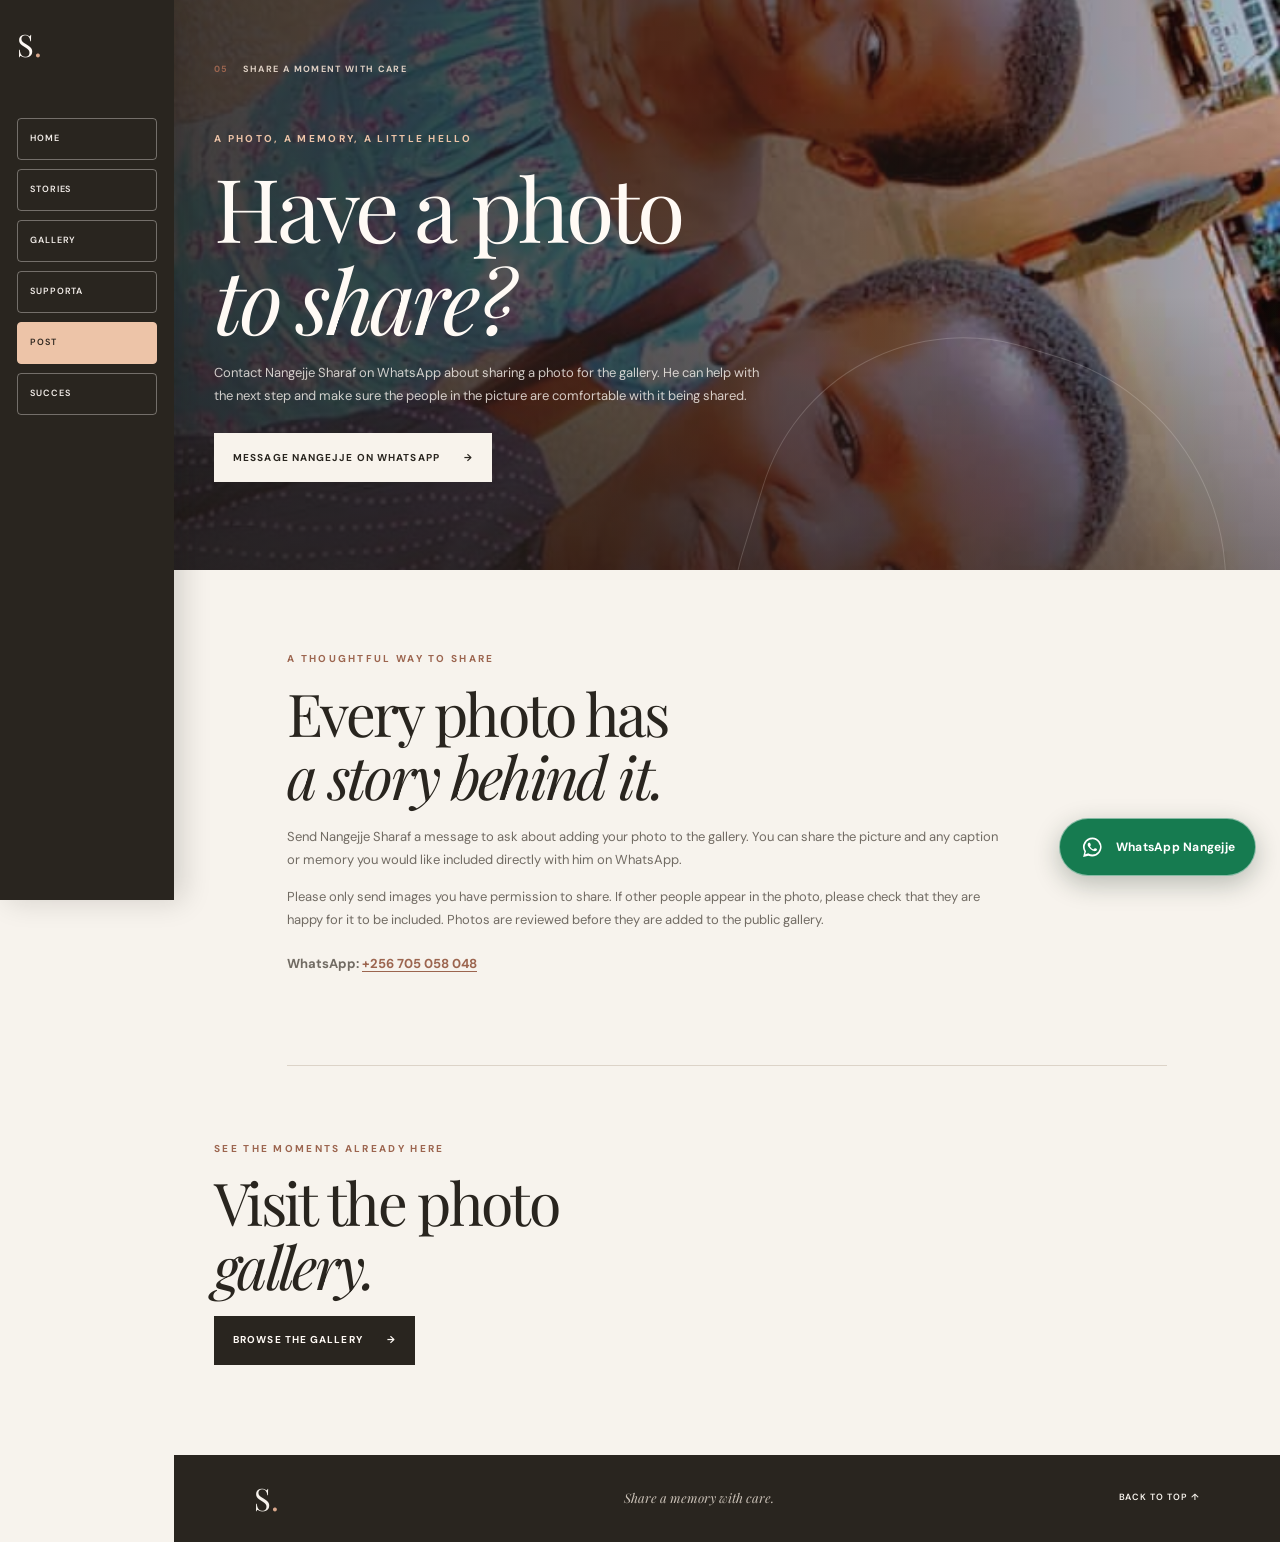
<file: post.html>
<!DOCTYPE html>
<html lang="en">
<head>
    <meta charset="UTF-8">
    <meta name="viewport" content="width=device-width, initial-scale=1.0">
    <meta name="theme-color" content="#f7f3ed">
    <meta name="description" content="Contact Nangejje Sharaf on WhatsApp to share a photo for the gallery.">
    <title>Share a Photo — Contact Nangejje Sharaf</title>
    <link rel="preconnect" href="https://fonts.googleapis.com">
    <link rel="preconnect" href="https://fonts.gstatic.com" crossorigin>
    <link href="https://fonts.googleapis.com/css2?family=DM+Sans:wght@400;500;600;700&family=Playfair+Display:ital,wght@0,400;0,500;0,600;1,400;1,500&display=swap" rel="stylesheet">
    <link rel="stylesheet" href="style.css">
</head>
<body class="post-page">
    <header class="page-top post-top" id="top">
        <nav class="top-nav page-nav" aria-label="Main navigation">
            <a class="wordmark" href="index.html" aria-label="Sharine home">S<span>.</span></a>
            <div class="nav-links">
                <a class="nav-link" href="index.html">Home</a>
                <a class="nav-link" href="stories.html">Stories</a>
                <a class="nav-link" href="gallery.html">Gallery</a>
                <a class="nav-link" href="supporta.html">Supporta</a>
                <a class="nav-link current" href="post.html" aria-current="page">Post</a>
                <a class="nav-link" href="succes.html">Succes</a>
            </div>
        </nav>
        <div class="page-heading section-shell">
            <div class="section-kicker"><span>05</span><span>Share a moment with care</span></div>
            <p class="eyebrow">A photo, a memory, a little hello</p>
            <h1>Have a photo<br><em>to share?</em></h1>
            <p class="page-lead">Contact Nangejje Sharaf on WhatsApp about sharing a photo for the gallery. He can help with the next step and make sure the people in the picture are comfortable with it being shared.</p>
            <a class="button button-light" href="https://wa.me/256705058048?text=Hello%20Nangejje%20Sharaf%2C%20I%20would%20like%20to%20ask%20about%20sharing%20a%20photo%20for%20the%20gallery." target="_blank" rel="noopener noreferrer">Message Nangejje on WhatsApp <span aria-hidden="true">→</span></a>
        </div>
    </header>
    <main>
        <section class="post-intro section-shell">
            <p class="eyebrow">A thoughtful way to share</p>
            <h2>Every photo has<br><em>a story behind it.</em></h2>
            <p>Send Nangejje Sharaf a message to ask about adding your photo to the gallery. You can share the picture and any caption or memory you would like included directly with him on WhatsApp.</p>
            <p>Please only send images you have permission to share. If other people appear in the photo, please check that they are happy for it to be included. Photos are reviewed before they are added to the public gallery.</p>
            <p class="post-contact-number">WhatsApp: <a href="https://wa.me/256705058048" target="_blank" rel="noopener noreferrer">+256 705 058 048</a></p>
        </section>
        <section class="post-next">
            <div class="section-shell post-next-inner">
                <p class="eyebrow">See the moments already here</p>
                <h2>Visit the photo<br><em>gallery.</em></h2>
                <a class="button button-dark" href="gallery.html">Browse the gallery <span aria-hidden="true">→</span></a>
            </div>
        </section>
    </main>
    <a class="post-whatsapp" href="https://wa.me/256705058048?text=Hello%20Nangejje%20Sharaf%2C%20I%20would%20like%20to%20ask%20about%20sharing%20a%20photo%20for%20the%20gallery." target="_blank" rel="noopener noreferrer" aria-label="Contact Nangejje Sharaf on WhatsApp">
        <svg aria-hidden="true" viewBox="0 0 32 32">
            <path d="M16 3.2A12.1 12.1 0 0 0 5.6 21.5L4 28l6.7-1.6A12.1 12.1 0 1 0 16 3.2Zm0 21.9a9.8 9.8 0 0 1-5-1.4l-.4-.2-3.9 1 1-3.8-.3-.4A9.8 9.8 0 1 1 16 25.1Zm5.4-7.3c-.3-.2-1.7-.9-2-.9s-.5-.2-.7.2-.8.9-1 1.1-.4.2-.7.1a8.2 8.2 0 0 1-2.4-1.5 9 9 0 0 1-1.7-2c-.2-.3 0-.5.2-.7l.5-.6.2-.5v-.5l-.9-2.2c-.2-.5-.5-.5-.7-.5h-.6c-.2 0-.5.1-.8.4s-1 1-1 2.4 1.1 2.7 1.3 2.9a12.8 12.8 0 0 0 4.9 4.4c.7.3 1.3.5 1.7.6.7.2 1.4.2 1.9.1.6-.1 1.7-.7 1.9-1.4s.2-1.2.2-1.4-.2-.3-.5-.4Z"/>
        </svg>
        <span>WhatsApp Nangejje</span>
    </a>
    <footer class="site-footer">
        <a class="wordmark" href="index.html" aria-label="Sharine home">S<span>.</span></a>
        <p>Share a memory with care.</p>
        <a class="footer-top" href="#top">Back to top ↑</a>
    </footer>
</body>
</html>
</file>
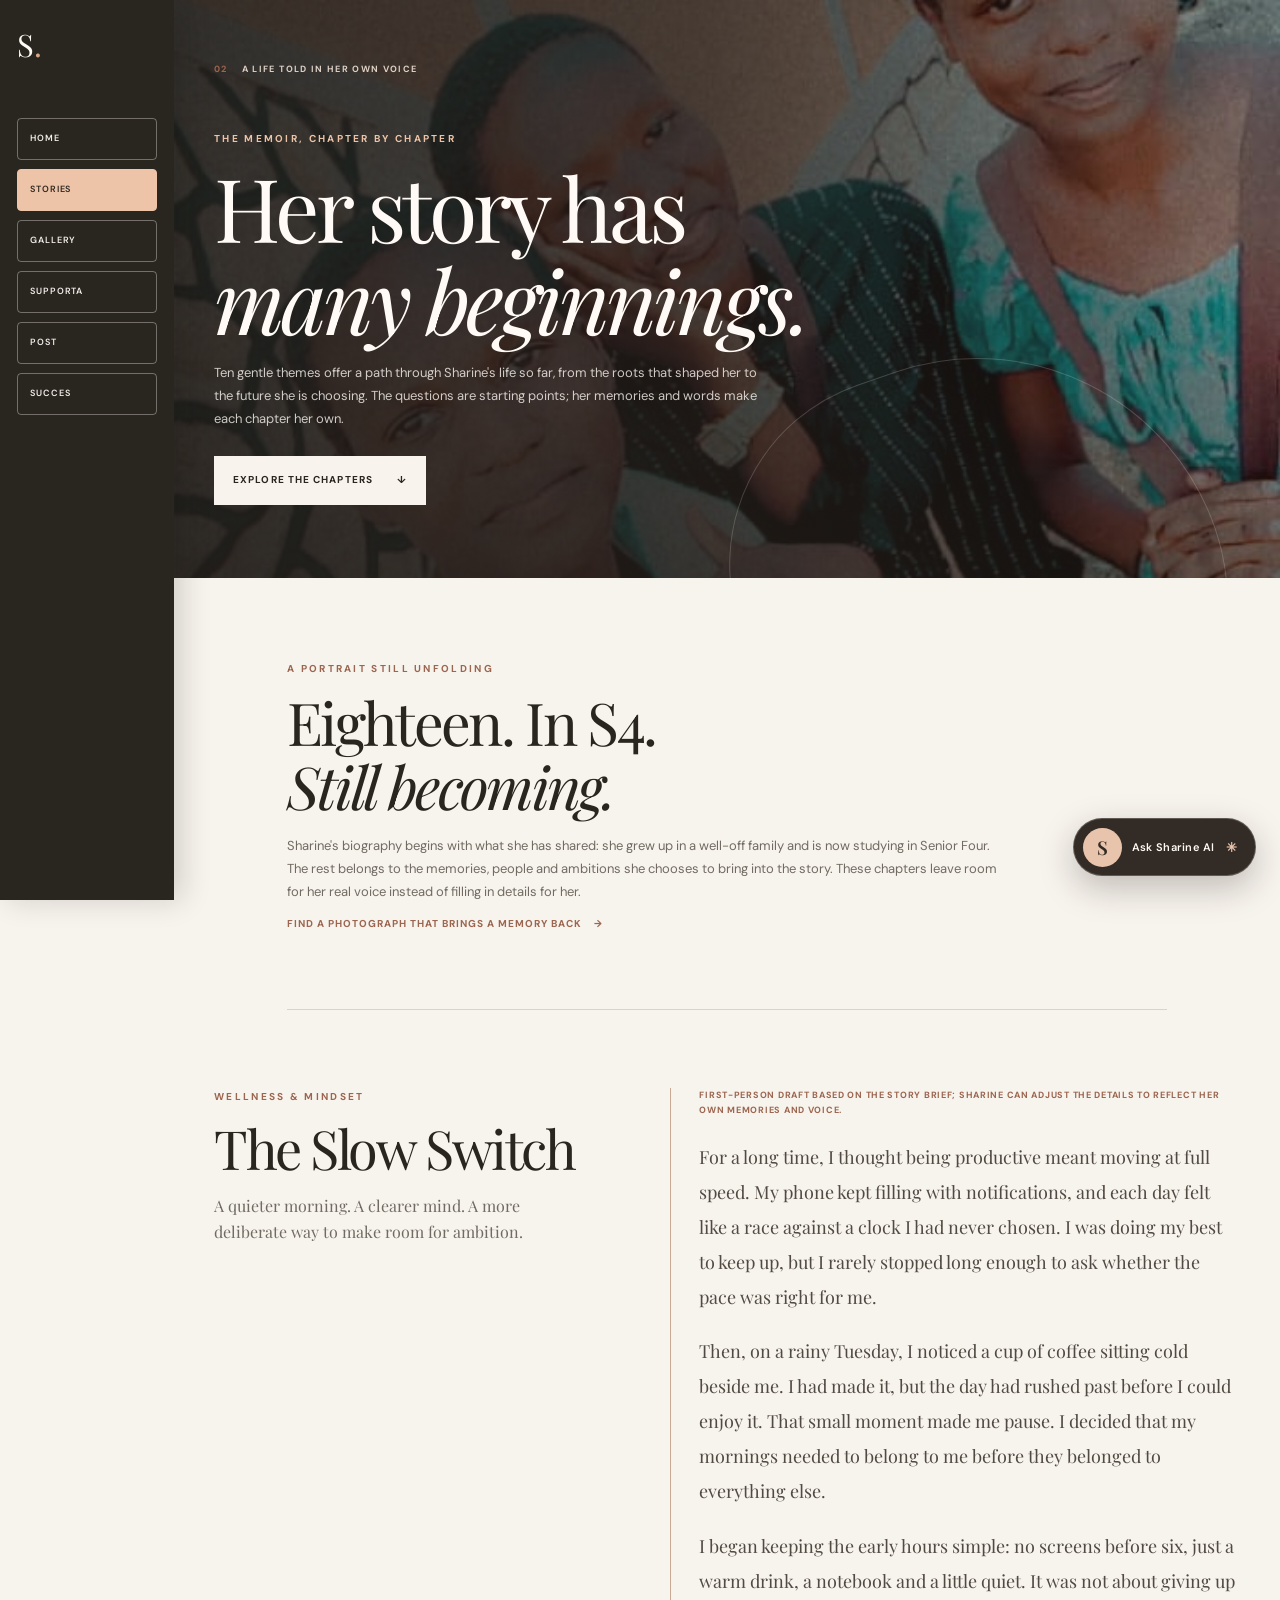
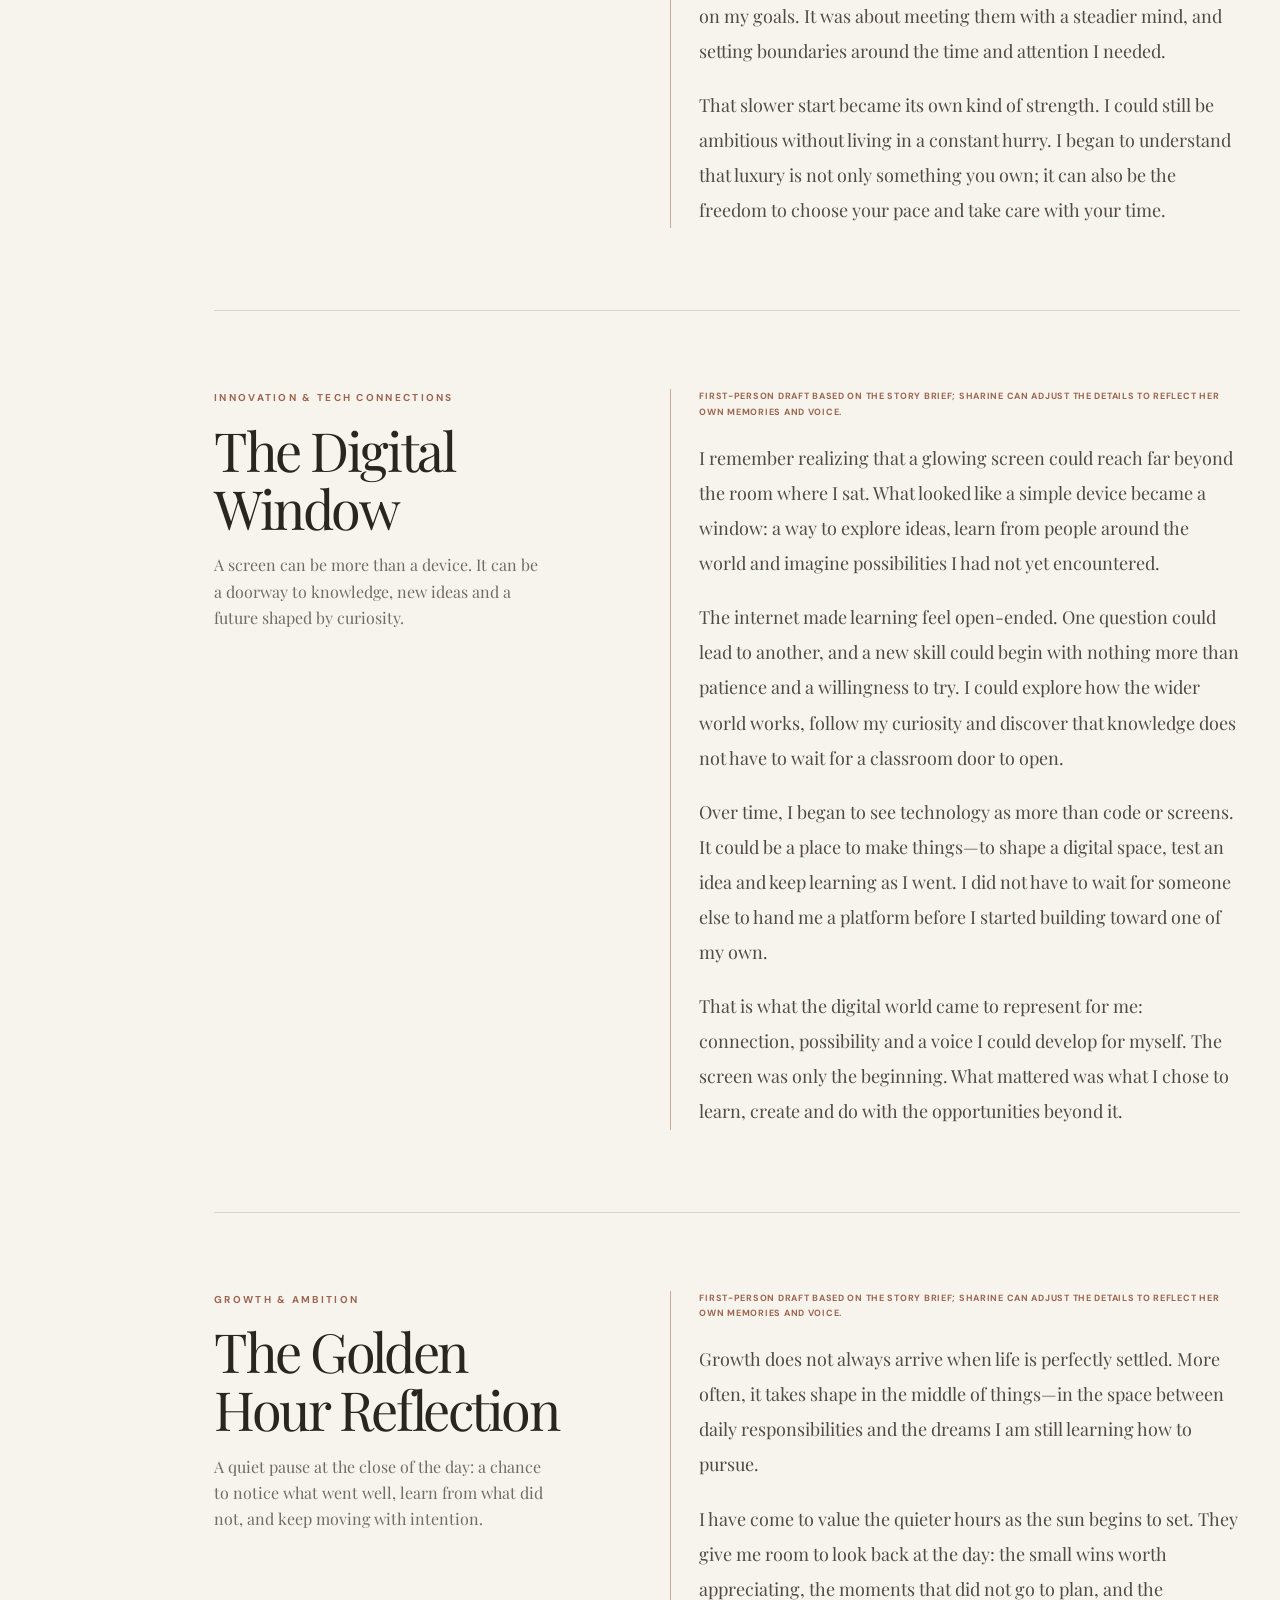
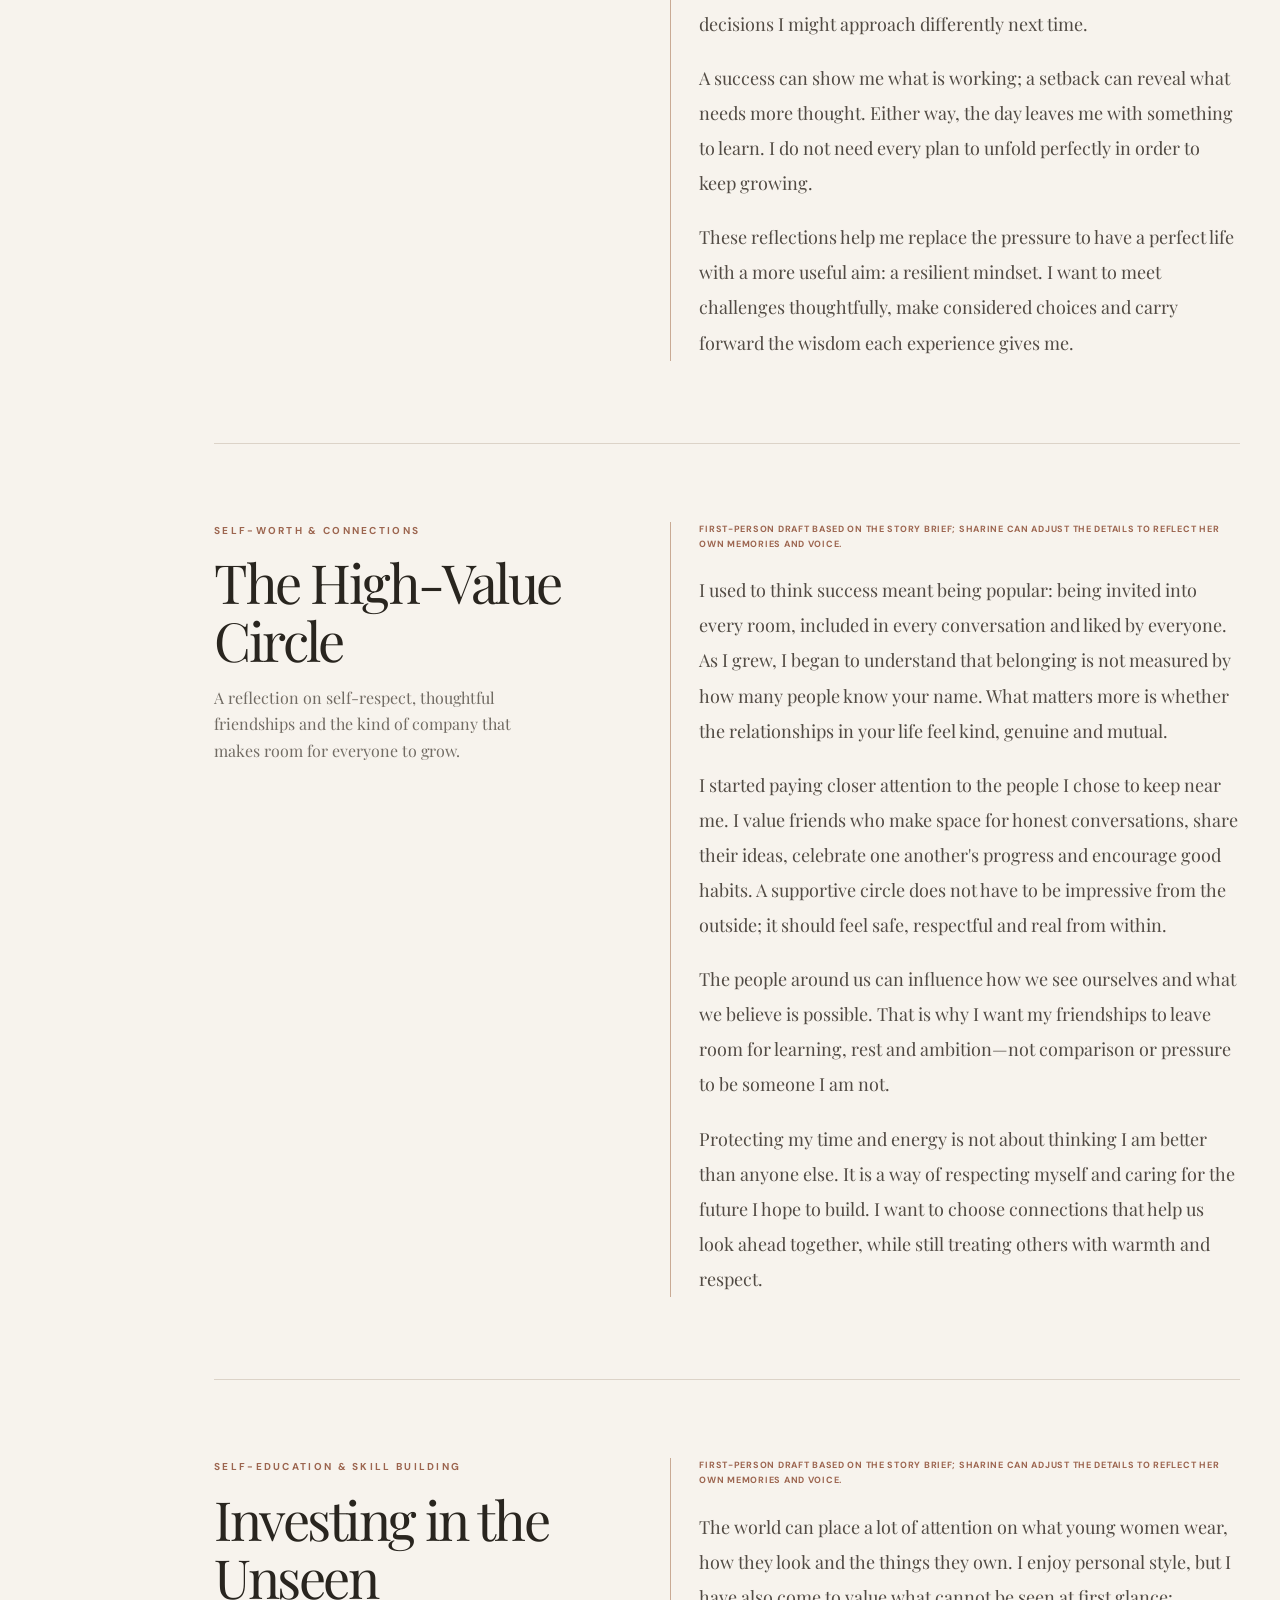
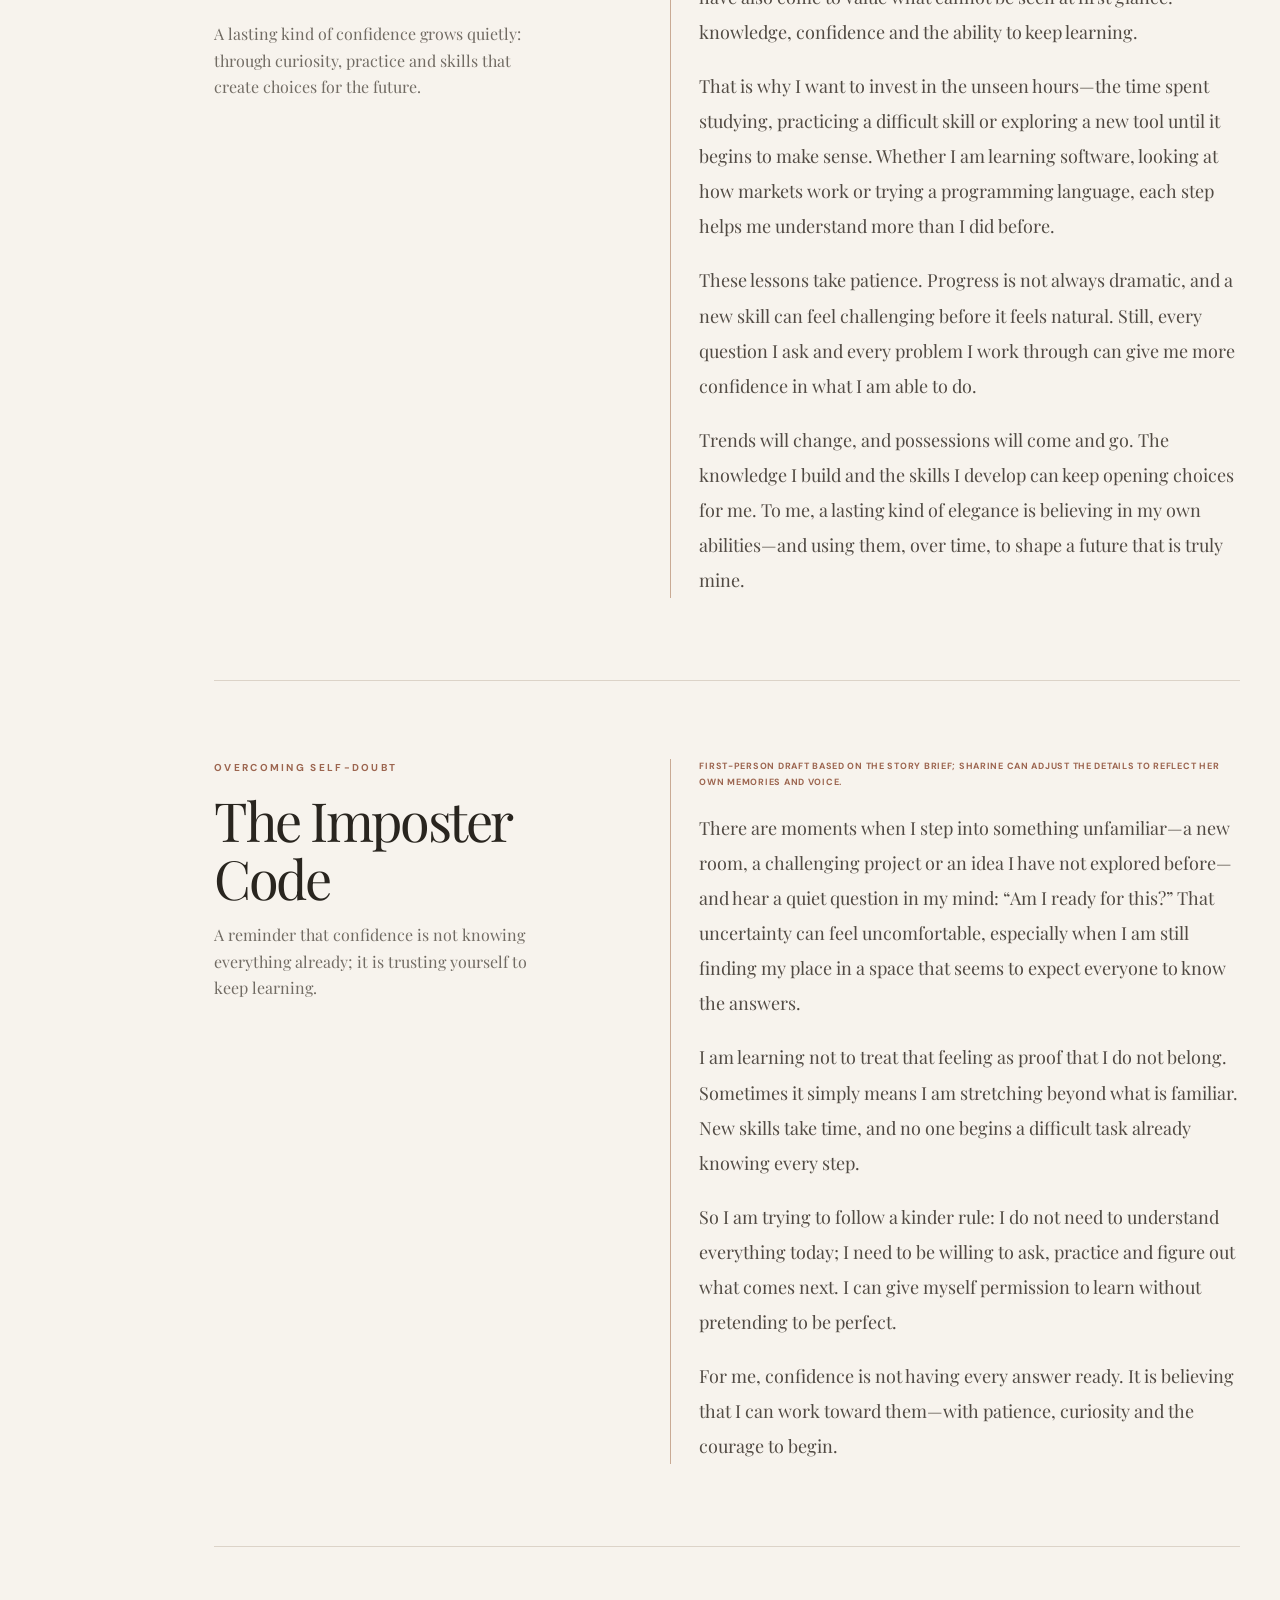
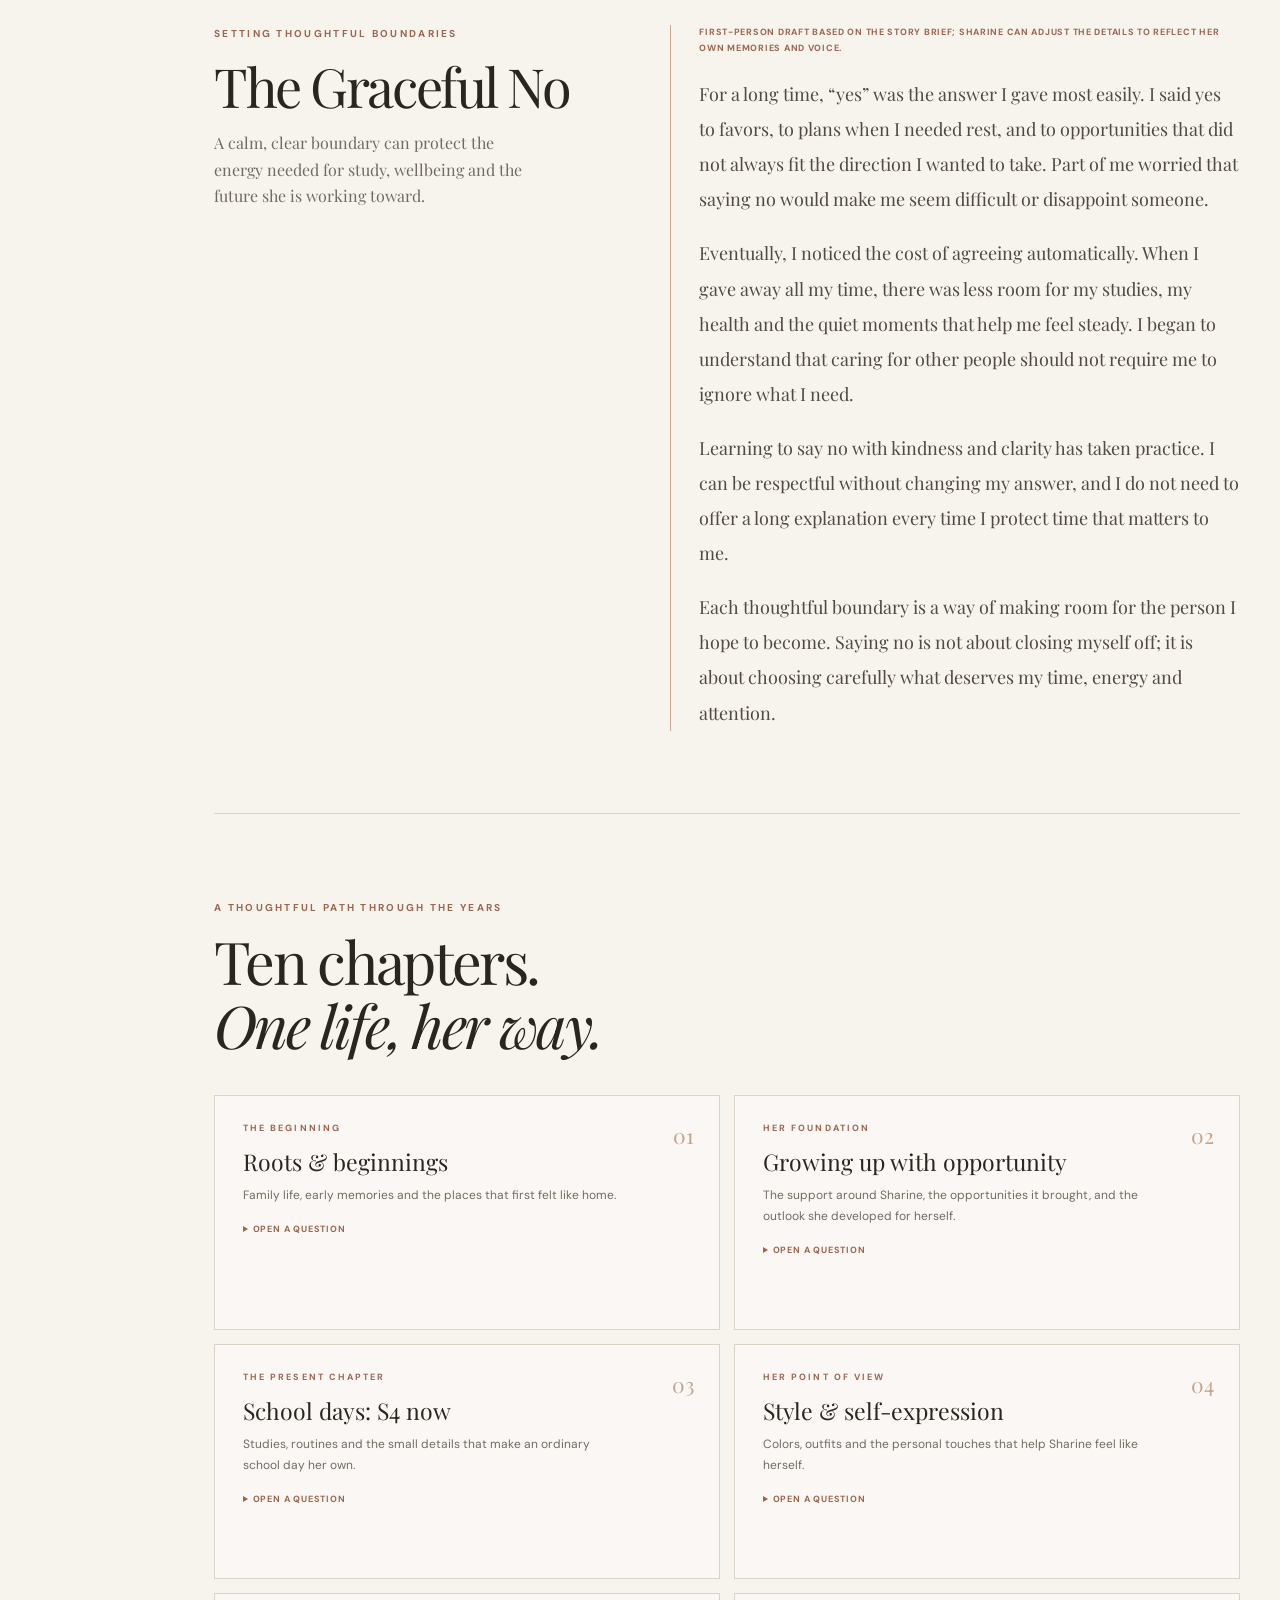
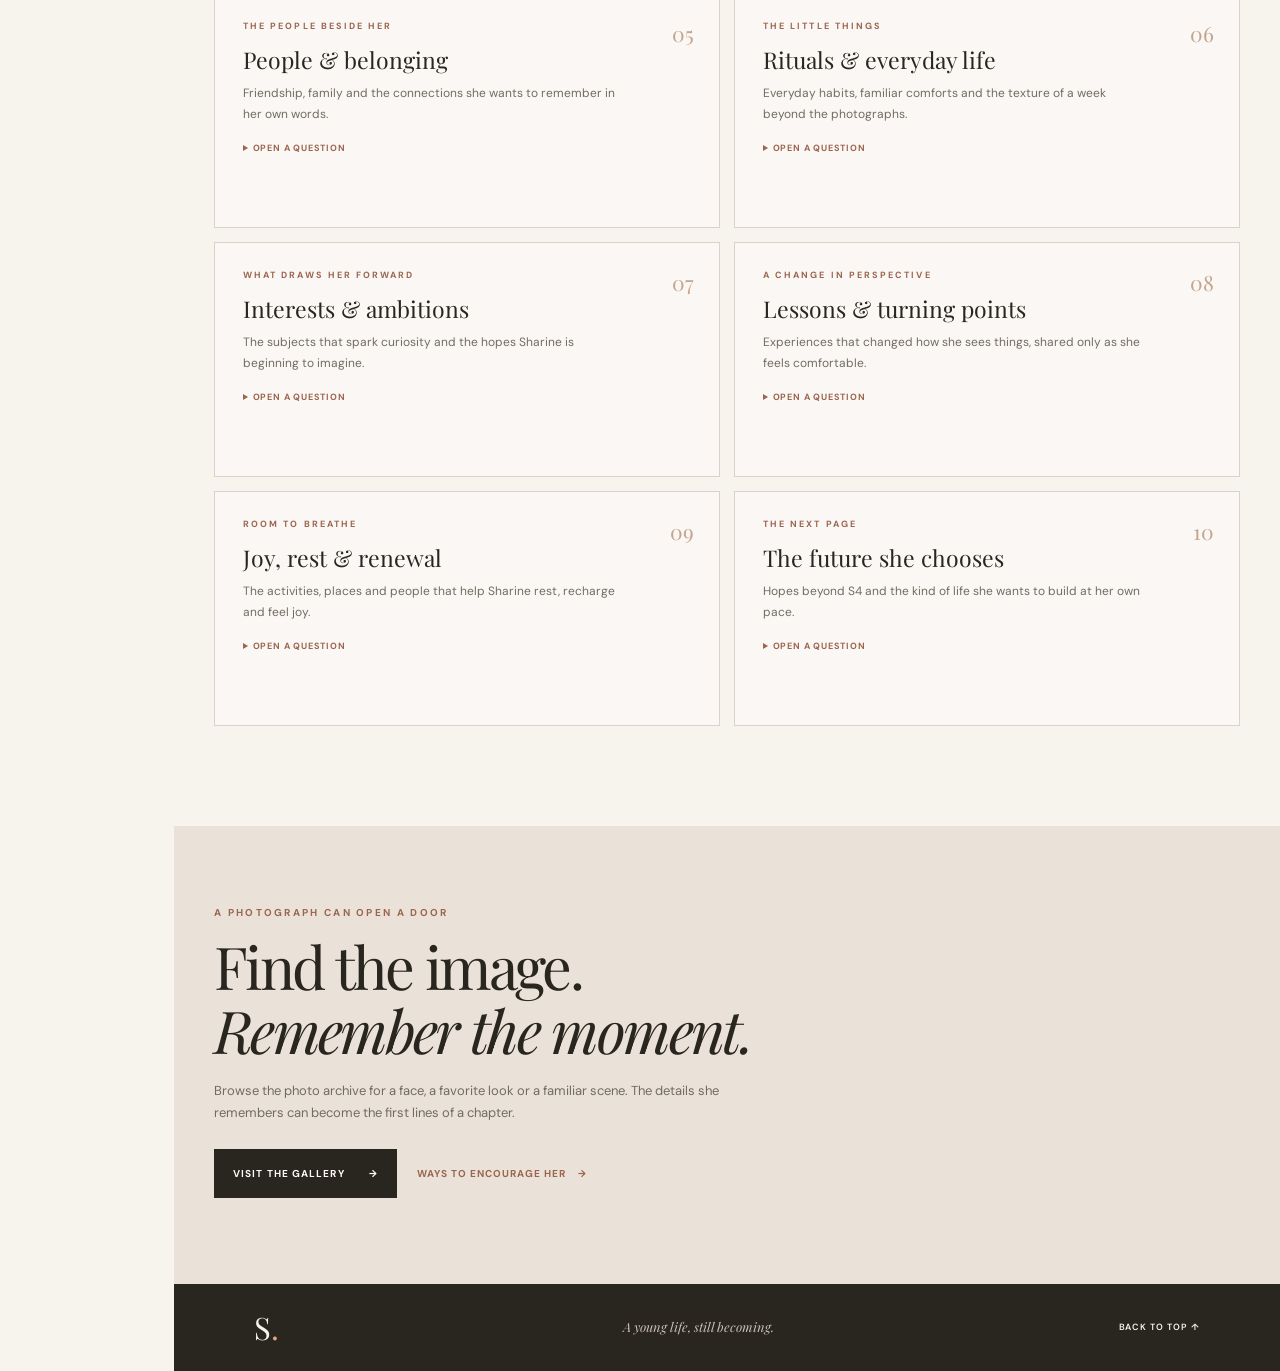
<file: stories.html>
<!DOCTYPE html>
<html lang="en">
<head>
    <meta charset="UTF-8">
    <meta name="viewport" content="width=device-width, initial-scale=1.0">
    <meta name="theme-color" content="#f7f3ed">
    <meta name="description" content="Explore the ten themes shaping Sharine's lifestyle biography, from early roots and S4 to the future she chooses.">
    <title>Stories — Sharine, Chapter by Chapter</title>
    <link rel="preconnect" href="https://fonts.googleapis.com">
    <link rel="preconnect" href="https://fonts.gstatic.com" crossorigin>
    <link href="https://fonts.googleapis.com/css2?family=DM+Sans:wght@400;500;600;700&family=Playfair+Display:ital,wght@0,400;0,500;0,600;1,400;1,500&display=swap" rel="stylesheet">
    <link rel="stylesheet" href="style.css">
    <script src="motion.js" defer></script>
</head>
<body class="stories-page">
    <div class="reading-progress" aria-hidden="true"><span id="progress-bar"></span></div>
    <header class="page-top stories-top" id="top">
        <nav class="top-nav page-nav" aria-label="Main navigation">
            <a class="wordmark" href="index.html" aria-label="Sharine home">S<span>.</span></a>
            <div class="nav-links">
                <a class="nav-link" href="index.html">Home</a>
                <a class="nav-link current" href="stories.html" aria-current="page">Stories</a>
                <a class="nav-link" href="gallery.html">Gallery</a>
                <a class="nav-link" href="supporta.html">Supporta</a>
                <a class="nav-link" href="post.html">Post</a>
                <a class="nav-link" href="succes.html">Succes</a>
            </div>
        </nav>
        <div class="page-heading section-shell">
            <div class="section-kicker"><span>02</span><span>A life told in her own voice</span></div>
            <p class="eyebrow">The memoir, chapter by chapter</p>
            <h1>Her story has<br><em>many beginnings.</em></h1>
            <p class="page-lead">Ten gentle themes offer a path through Sharine's life so far, from the roots that shaped her to the future she is choosing. The questions are starting points; her memories and words make each chapter her own.</p>
            <a class="button button-light" href="#chapters">Explore the chapters <span aria-hidden="true">↓</span></a>
        </div>
    </header>
    <main>
        <section class="stories-intro section-shell">
            <p class="eyebrow">A portrait still unfolding</p>
            <h2>Eighteen. In S4.<br><em>Still becoming.</em></h2>
            <p>Sharine's biography begins with what she has shared: she grew up in a well-off family and is now studying in Senior Four. The rest belongs to the memories, people and ambitions she chooses to bring into the story. These chapters leave room for her real voice instead of filling in details for her.</p>
            <a class="text-link" href="gallery.html">Find a photograph that brings a memory back <span aria-hidden="true">→</span></a>
        </section>
        <article class="feature-story section-shell" aria-labelledby="slow-switch-title">
            <div class="feature-story-heading">
                <p class="eyebrow">Wellness & mindset</p>
                <h2 id="slow-switch-title">The Slow Switch</h2>
                <p class="feature-story-deck">A quieter morning. A clearer mind. A more deliberate way to make room for ambition.</p>
            </div>
            <div class="feature-story-copy">
                <p class="feature-story-note">First-person draft based on the story brief; Sharine can adjust the details to reflect her own memories and voice.</p>
                <p>For a long time, I thought being productive meant moving at full speed. My phone kept filling with notifications, and each day felt like a race against a clock I had never chosen. I was doing my best to keep up, but I rarely stopped long enough to ask whether the pace was right for me.</p>
                <p>Then, on a rainy Tuesday, I noticed a cup of coffee sitting cold beside me. I had made it, but the day had rushed past before I could enjoy it. That small moment made me pause. I decided that my mornings needed to belong to me before they belonged to everything else.</p>
                <p>I began keeping the early hours simple: no screens before six, just a warm drink, a notebook and a little quiet. It was not about giving up on my goals. It was about meeting them with a steadier mind, and setting boundaries around the time and attention I needed.</p>
                <p>That slower start became its own kind of strength. I could still be ambitious without living in a constant hurry. I began to understand that luxury is not only something you own; it can also be the freedom to choose your pace and take care with your time.</p>
            </div>
        </article>
        <article class="feature-story feature-story-digital section-shell" aria-labelledby="digital-window-title">
            <div class="feature-story-heading">
                <p class="eyebrow">Innovation & tech connections</p>
                <h2 id="digital-window-title">The Digital Window</h2>
                <p class="feature-story-deck">A screen can be more than a device. It can be a doorway to knowledge, new ideas and a future shaped by curiosity.</p>
            </div>
            <div class="feature-story-copy">
                <p class="feature-story-note">First-person draft based on the story brief; Sharine can adjust the details to reflect her own memories and voice.</p>
                <p>I remember realizing that a glowing screen could reach far beyond the room where I sat. What looked like a simple device became a window: a way to explore ideas, learn from people around the world and imagine possibilities I had not yet encountered.</p>
                <p>The internet made learning feel open-ended. One question could lead to another, and a new skill could begin with nothing more than patience and a willingness to try. I could explore how the wider world works, follow my curiosity and discover that knowledge does not have to wait for a classroom door to open.</p>
                <p>Over time, I began to see technology as more than code or screens. It could be a place to make things—to shape a digital space, test an idea and keep learning as I went. I did not have to wait for someone else to hand me a platform before I started building toward one of my own.</p>
                <p>That is what the digital world came to represent for me: connection, possibility and a voice I could develop for myself. The screen was only the beginning. What mattered was what I chose to learn, create and do with the opportunities beyond it.</p>
            </div>
        </article>
        <article class="feature-story feature-story-golden section-shell" aria-labelledby="golden-hour-title">
            <div class="feature-story-heading">
                <p class="eyebrow">Growth & ambition</p>
                <h2 id="golden-hour-title">The Golden Hour Reflection</h2>
                <p class="feature-story-deck">A quiet pause at the close of the day: a chance to notice what went well, learn from what did not, and keep moving with intention.</p>
            </div>
            <div class="feature-story-copy">
                <p class="feature-story-note">First-person draft based on the story brief; Sharine can adjust the details to reflect her own memories and voice.</p>
                <p>Growth does not always arrive when life is perfectly settled. More often, it takes shape in the middle of things—in the space between daily responsibilities and the dreams I am still learning how to pursue.</p>
                <p>I have come to value the quieter hours as the sun begins to set. They give me room to look back at the day: the small wins worth appreciating, the moments that did not go to plan, and the decisions I might approach differently next time.</p>
                <p>A success can show me what is working; a setback can reveal what needs more thought. Either way, the day leaves me with something to learn. I do not need every plan to unfold perfectly in order to keep growing.</p>
                <p>These reflections help me replace the pressure to have a perfect life with a more useful aim: a resilient mindset. I want to meet challenges thoughtfully, make considered choices and carry forward the wisdom each experience gives me.</p>
            </div>
        </article>
        <article class="feature-story feature-story-circle section-shell" aria-labelledby="high-value-circle-title">
            <div class="feature-story-heading">
                <p class="eyebrow">Self-worth & connections</p>
                <h2 id="high-value-circle-title">The High-Value Circle</h2>
                <p class="feature-story-deck">A reflection on self-respect, thoughtful friendships and the kind of company that makes room for everyone to grow.</p>
            </div>
            <div class="feature-story-copy">
                <p class="feature-story-note">First-person draft based on the story brief; Sharine can adjust the details to reflect her own memories and voice.</p>
                <p>I used to think success meant being popular: being invited into every room, included in every conversation and liked by everyone. As I grew, I began to understand that belonging is not measured by how many people know your name. What matters more is whether the relationships in your life feel kind, genuine and mutual.</p>
                <p>I started paying closer attention to the people I chose to keep near me. I value friends who make space for honest conversations, share their ideas, celebrate one another's progress and encourage good habits. A supportive circle does not have to be impressive from the outside; it should feel safe, respectful and real from within.</p>
                <p>The people around us can influence how we see ourselves and what we believe is possible. That is why I want my friendships to leave room for learning, rest and ambition—not comparison or pressure to be someone I am not.</p>
                <p>Protecting my time and energy is not about thinking I am better than anyone else. It is a way of respecting myself and caring for the future I hope to build. I want to choose connections that help us look ahead together, while still treating others with warmth and respect.</p>
            </div>
        </article>
        <article class="feature-story feature-story-learning section-shell" aria-labelledby="investing-unseen-title">
            <div class="feature-story-heading">
                <p class="eyebrow">Self-education & skill building</p>
                <h2 id="investing-unseen-title">Investing in the Unseen</h2>
                <p class="feature-story-deck">A lasting kind of confidence grows quietly: through curiosity, practice and skills that create choices for the future.</p>
            </div>
            <div class="feature-story-copy">
                <p class="feature-story-note">First-person draft based on the story brief; Sharine can adjust the details to reflect her own memories and voice.</p>
                <p>The world can place a lot of attention on what young women wear, how they look and the things they own. I enjoy personal style, but I have also come to value what cannot be seen at first glance: knowledge, confidence and the ability to keep learning.</p>
                <p>That is why I want to invest in the unseen hours—the time spent studying, practicing a difficult skill or exploring a new tool until it begins to make sense. Whether I am learning software, looking at how markets work or trying a programming language, each step helps me understand more than I did before.</p>
                <p>These lessons take patience. Progress is not always dramatic, and a new skill can feel challenging before it feels natural. Still, every question I ask and every problem I work through can give me more confidence in what I am able to do.</p>
                <p>Trends will change, and possessions will come and go. The knowledge I build and the skills I develop can keep opening choices for me. To me, a lasting kind of elegance is believing in my own abilities—and using them, over time, to shape a future that is truly mine.</p>
            </div>
        </article>
        <article class="feature-story feature-story-imposter section-shell" aria-labelledby="imposter-code-title">
            <div class="feature-story-heading">
                <p class="eyebrow">Overcoming self-doubt</p>
                <h2 id="imposter-code-title">The Imposter Code</h2>
                <p class="feature-story-deck">A reminder that confidence is not knowing everything already; it is trusting yourself to keep learning.</p>
            </div>
            <div class="feature-story-copy">
                <p class="feature-story-note">First-person draft based on the story brief; Sharine can adjust the details to reflect her own memories and voice.</p>
                <p>There are moments when I step into something unfamiliar—a new room, a challenging project or an idea I have not explored before—and hear a quiet question in my mind: “Am I ready for this?” That uncertainty can feel uncomfortable, especially when I am still finding my place in a space that seems to expect everyone to know the answers.</p>
                <p>I am learning not to treat that feeling as proof that I do not belong. Sometimes it simply means I am stretching beyond what is familiar. New skills take time, and no one begins a difficult task already knowing every step.</p>
                <p>So I am trying to follow a kinder rule: I do not need to understand everything today; I need to be willing to ask, practice and figure out what comes next. I can give myself permission to learn without pretending to be perfect.</p>
                <p>For me, confidence is not having every answer ready. It is believing that I can work toward them—with patience, curiosity and the courage to begin.</p>
            </div>
        </article>
        <article class="feature-story feature-story-boundaries section-shell" aria-labelledby="graceful-no-title">
            <div class="feature-story-heading">
                <p class="eyebrow">Setting thoughtful boundaries</p>
                <h2 id="graceful-no-title">The Graceful No</h2>
                <p class="feature-story-deck">A calm, clear boundary can protect the energy needed for study, wellbeing and the future she is working toward.</p>
            </div>
            <div class="feature-story-copy">
                <p class="feature-story-note">First-person draft based on the story brief; Sharine can adjust the details to reflect her own memories and voice.</p>
                <p>For a long time, “yes” was the answer I gave most easily. I said yes to favors, to plans when I needed rest, and to opportunities that did not always fit the direction I wanted to take. Part of me worried that saying no would make me seem difficult or disappoint someone.</p>
                <p>Eventually, I noticed the cost of agreeing automatically. When I gave away all my time, there was less room for my studies, my health and the quiet moments that help me feel steady. I began to understand that caring for other people should not require me to ignore what I need.</p>
                <p>Learning to say no with kindness and clarity has taken practice. I can be respectful without changing my answer, and I do not need to offer a long explanation every time I protect time that matters to me.</p>
                <p>Each thoughtful boundary is a way of making room for the person I hope to become. Saying no is not about closing myself off; it is about choosing carefully what deserves my time, energy and attention.</p>
            </div>
        </article>
        <section class="stories-chapters section-shell" id="chapters">
            <div class="stories-heading">
                <p class="eyebrow">A thoughtful path through the years</p>
                <h2>Ten chapters.<br><em>One life, her way.</em></h2>
            </div>
            <div class="story-card-grid">
                <article class="story-card"><span class="story-card-index">01</span><p class="eyebrow">The beginning</p><h3>Roots & beginnings</h3><p>Family life, early memories and the places that first felt like home.</p><details><summary>Open a question</summary><p>What is one early memory that still feels vivid, and who was there with you?</p></details></article>
                <article class="story-card"><span class="story-card-index">02</span><p class="eyebrow">Her foundation</p><h3>Growing up with opportunity</h3><p>The support around Sharine, the opportunities it brought, and the outlook she developed for herself.</p><details><summary>Open a question</summary><p>What opportunities did your family make possible, and what did you learn from that support?</p></details></article>
                <article class="story-card"><span class="story-card-index">03</span><p class="eyebrow">The present chapter</p><h3>School days: S4 now</h3><p>Studies, routines and the small details that make an ordinary school day her own.</p><details><summary>Open a question</summary><p>What does a real school day look like for you, from the first moment to the end?</p></details></article>
                <article class="story-card"><span class="story-card-index">04</span><p class="eyebrow">Her point of view</p><h3>Style & self-expression</h3><p>Colors, outfits and the personal touches that help Sharine feel like herself.</p><details><summary>Open a question</summary><p>Which outfit or look feels most like you, and what makes it feel that way?</p></details></article>
                <article class="story-card"><span class="story-card-index">05</span><p class="eyebrow">The people beside her</p><h3>People & belonging</h3><p>Friendship, family and the connections she wants to remember in her own words.</p><details><summary>Open a question</summary><p>Who makes you feel most at ease, and what is a day together you still talk about?</p></details></article>
                <article class="story-card"><span class="story-card-index">06</span><p class="eyebrow">The little things</p><h3>Rituals & everyday life</h3><p>Everyday habits, familiar comforts and the texture of a week beyond the photographs.</p><details><summary>Open a question</summary><p>What is one small detail from your everyday life that a photograph could never show?</p></details></article>
                <article class="story-card"><span class="story-card-index">07</span><p class="eyebrow">What draws her forward</p><h3>Interests & ambitions</h3><p>The subjects that spark curiosity and the hopes Sharine is beginning to imagine.</p><details><summary>Open a question</summary><p>What would you like to become better at, and what first made you curious about it?</p></details></article>
                <article class="story-card"><span class="story-card-index">08</span><p class="eyebrow">A change in perspective</p><h3>Lessons & turning points</h3><p>Experiences that changed how she sees things, shared only as she feels comfortable.</p><details><summary>Open a question</summary><p>Was there a moment when you understood something differently than before?</p></details></article>
                <article class="story-card"><span class="story-card-index">09</span><p class="eyebrow">Room to breathe</p><h3>Joy, rest & renewal</h3><p>The activities, places and people that help Sharine rest, recharge and feel joy.</p><details><summary>Open a question</summary><p>What is your favorite way to spend time when nobody is expecting anything from you?</p></details></article>
                <article class="story-card"><span class="story-card-index">10</span><p class="eyebrow">The next page</p><h3>The future she chooses</h3><p>Hopes beyond S4 and the kind of life she wants to build at her own pace.</p><details><summary>Open a question</summary><p>When you picture your future, what do you hope an ordinary happy day looks like?</p></details></article>
            </div>
        </section>
        <section class="stories-invitation">
            <div class="section-shell stories-invitation-inner">
                <p class="eyebrow">A photograph can open a door</p>
                <h2>Find the image.<br><em>Remember the moment.</em></h2>
                <p>Browse the photo archive for a face, a favorite look or a familiar scene. The details she remembers can become the first lines of a chapter.</p>
                <div class="stories-actions">
                    <a class="button button-dark" href="gallery.html">Visit the gallery <span aria-hidden="true">→</span></a>
                    <a class="text-link" href="supporta.html">Ways to encourage her <span aria-hidden="true">→</span></a>
                </div>
            </div>
        </section>
    </main>
    <footer class="site-footer">
        <a class="wordmark" href="index.html" aria-label="Sharine home">S<span>.</span></a>
        <p>A young life, still becoming.</p>
        <a class="footer-top" href="#top">Back to top ↑</a>
    </footer>
    <script src="supabase-config.js" defer></script>
    <script src="sharine-ai.js" defer></script>
</body>
</html>
</file>
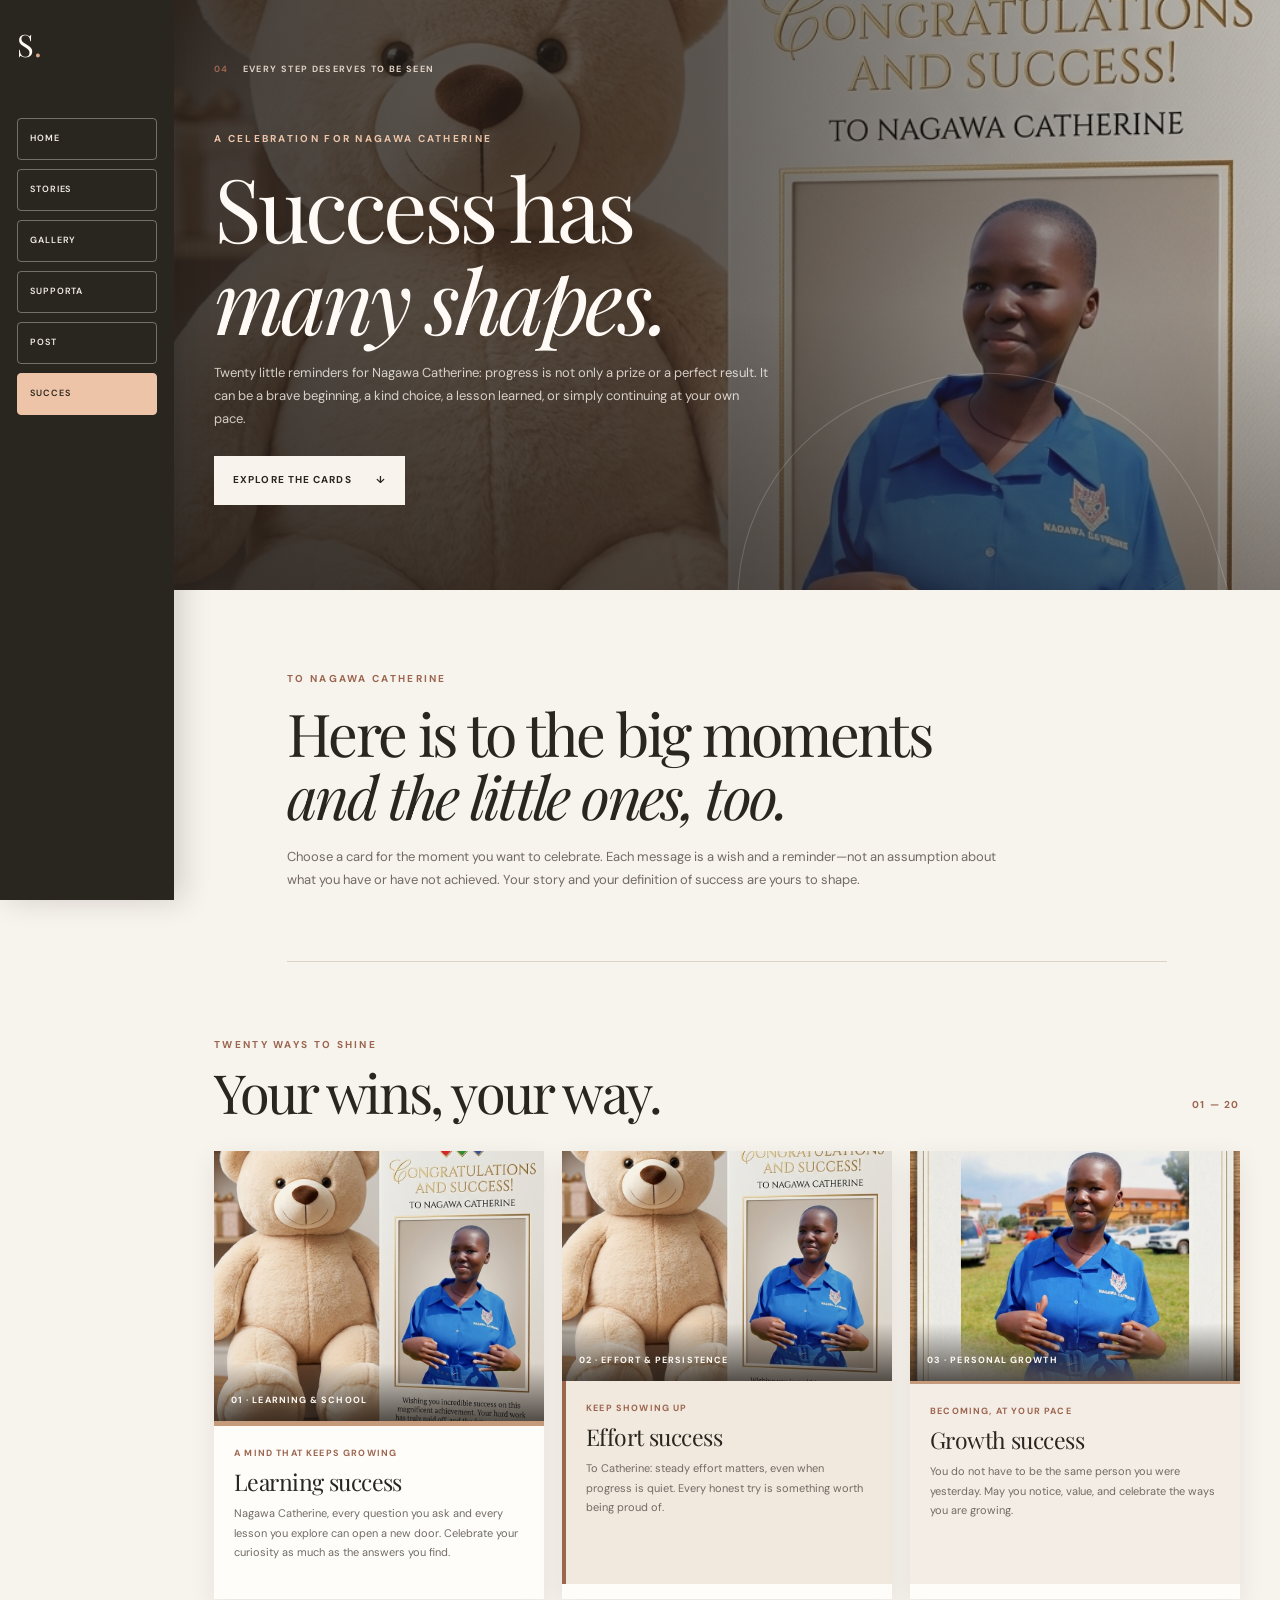
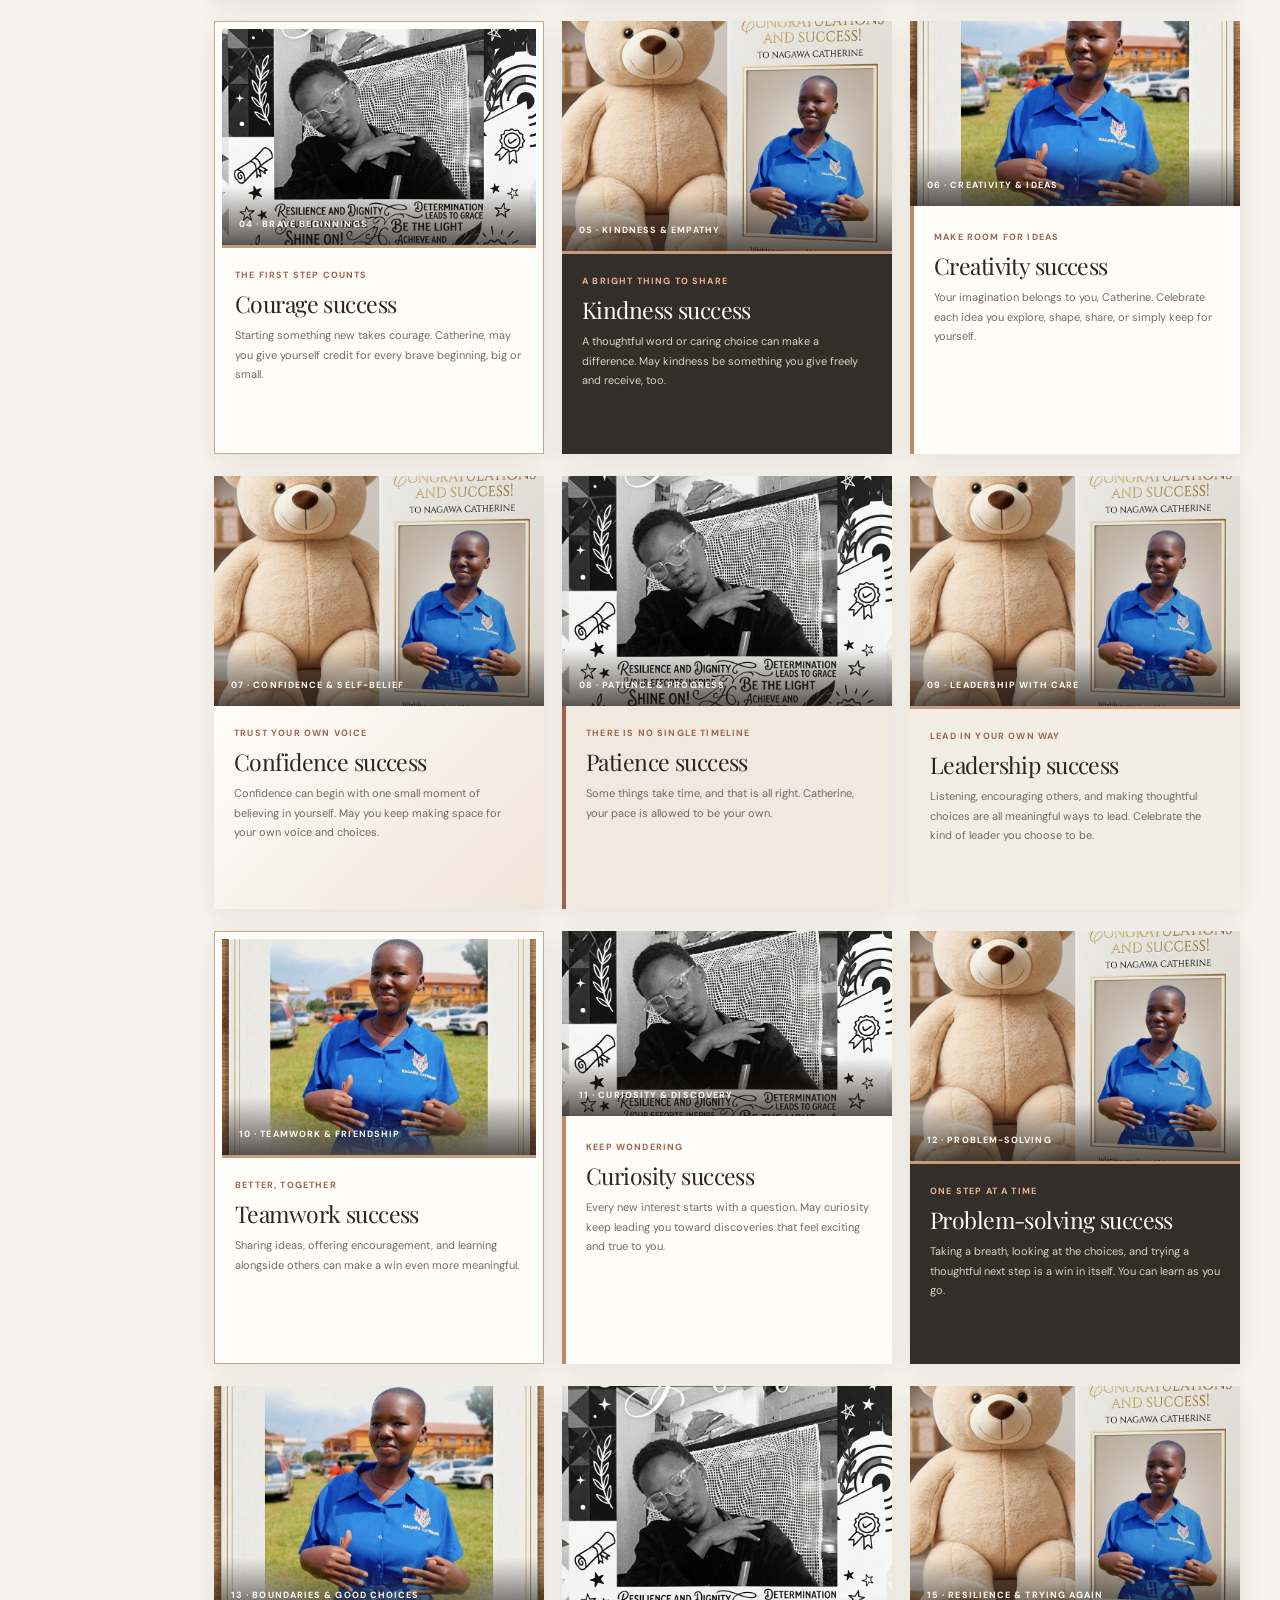
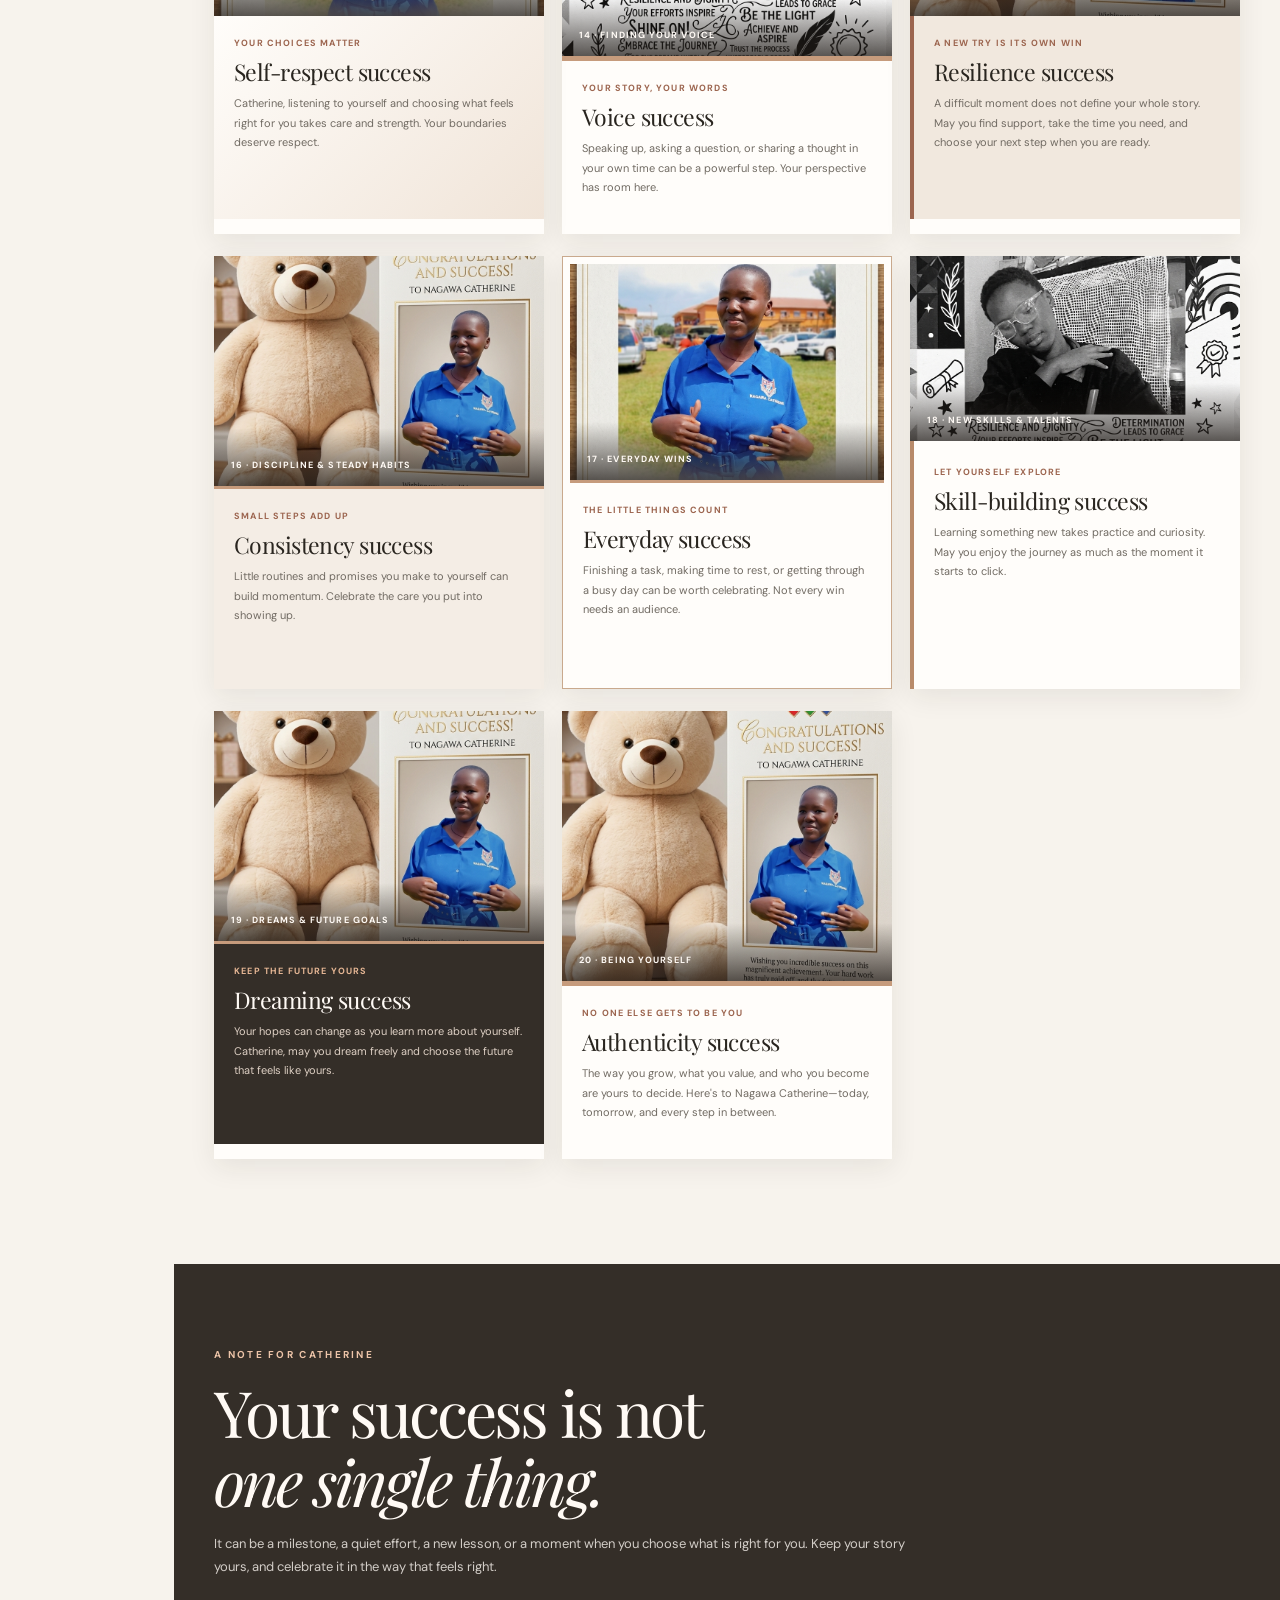
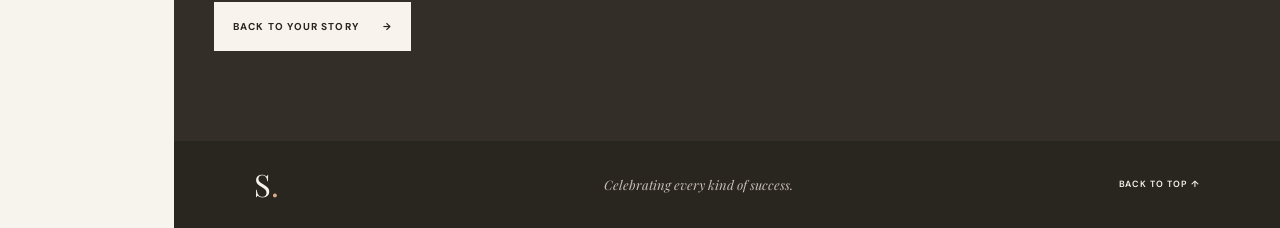
<file: succes.html>
<!DOCTYPE html>
<html lang="en">
<head>
    <meta charset="UTF-8">
    <meta name="viewport" content="width=device-width, initial-scale=1.0">
    <meta name="theme-color" content="#f7f3ed">
    <meta name="description" content="Twenty thoughtful success cards celebrating every kind of growth for Nagawa Catherine.">
    <title>Succes — Celebrating Nagawa Catherine</title>
    <link rel="preconnect" href="https://fonts.googleapis.com">
    <link rel="preconnect" href="https://fonts.gstatic.com" crossorigin>
    <link href="https://fonts.googleapis.com/css2?family=DM+Sans:wght@400;500;600;700&family=Playfair+Display:ital,wght@0,400;0,500;0,600;1,400;1,500&display=swap" rel="stylesheet">
    <link rel="stylesheet" href="style.css">
    <script src="motion.js" defer></script>
</head>
<body class="success-page">
    <div class="reading-progress" aria-hidden="true"><span id="progress-bar"></span></div>
    <header class="page-top success-top" id="top">
        <nav class="top-nav page-nav" aria-label="Main navigation">
            <a class="wordmark" href="index.html" aria-label="Sharine home">S<span>.</span></a>
            <div class="nav-links">
                <a class="nav-link" href="index.html">Home</a>
                <a class="nav-link" href="stories.html">Stories</a>
                <a class="nav-link" href="gallery.html">Gallery</a>
                <a class="nav-link" href="supporta.html">Supporta</a>
                <a class="nav-link" href="post.html">Post</a>
                <a class="nav-link current" href="succes.html" aria-current="page">Succes</a>
            </div>
        </nav>
        <div class="page-heading section-shell">
            <div class="section-kicker"><span>04</span><span>Every step deserves to be seen</span></div>
            <p class="eyebrow">A celebration for Nagawa Catherine</p>
            <h1>Success has<br><em>many shapes.</em></h1>
            <p class="page-lead">Twenty little reminders for Nagawa Catherine: progress is not only a prize or a perfect result. It can be a brave beginning, a kind choice, a lesson learned, or simply continuing at your own pace.</p>
            <a class="button button-light" href="#success-cards">Explore the cards <span aria-hidden="true">↓</span></a>
        </div>
    </header>
    <main>
        <section class="success-intro section-shell">
            <p class="eyebrow">To Nagawa Catherine</p>
            <h2>Here is to the big moments<br><em>and the little ones, too.</em></h2>
            <p>Choose a card for the moment you want to celebrate. Each message is a wish and a reminder—not an assumption about what you have or have not achieved. Your story and your definition of success are yours to shape.</p>
        </section>
        <section class="success-section section-shell" id="success-cards" aria-labelledby="success-cards-title">
            <div class="success-heading">
                <div>
                    <p class="eyebrow">Twenty ways to shine</p>
                    <h2 id="success-cards-title">Your wins, your way.</h2>
                </div>
                <p class="success-count">01 — 20</p>
            </div>
            <div class="success-grid">
                <article class="success-card success-card--feature">
                    <figure class="success-card-photo"><img src="succes.jpg" alt="Success-card photo from Nagawa Catherine's archive"><figcaption>01 · Learning & school</figcaption></figure>
                    <div class="success-card-copy"><p class="success-card-label">A mind that keeps growing</p><h3>Learning success</h3><p>Nagawa Catherine, every question you ask and every lesson you explore can open a new door. Celebrate your curiosity as much as the answers you find.</p></div>
                </article>
                <article class="success-card success-card--quote">
                    <figure class="success-card-photo"><img src="succes (2).jpg" alt="Success-card photo from Nagawa Catherine's archive"><figcaption>02 · Effort & persistence</figcaption></figure>
                    <div class="success-card-copy"><p class="success-card-label">Keep showing up</p><h3>Effort success</h3><p>To Catherine: steady effort matters, even when progress is quiet. Every honest try is something worth being proud of.</p></div>
                </article>
                <article class="success-card success-card--warm">
                    <figure class="success-card-photo"><img src="succes (3).jpg" alt="Success-card photo from Nagawa Catherine's archive"><figcaption>03 · Personal growth</figcaption></figure>
                    <div class="success-card-copy"><p class="success-card-label">Becoming, at your pace</p><h3>Growth success</h3><p>You do not have to be the same person you were yesterday. May you notice, value, and celebrate the ways you are growing.</p></div>
                </article>
                <article class="success-card success-card--frame">
                    <figure class="success-card-photo"><img src="succes (4).jpg" alt="Success-card photo from Nagawa Catherine's archive"><figcaption>04 · Brave beginnings</figcaption></figure>
                    <div class="success-card-copy"><p class="success-card-label">The first step counts</p><h3>Courage success</h3><p>Starting something new takes courage. Catherine, may you give yourself credit for every brave beginning, big or small.</p></div>
                </article>
                <article class="success-card success-card--dark">
                    <figure class="success-card-photo"><img src="succes (2).jpg" alt="Success-card photo from Nagawa Catherine's archive"><figcaption>05 · Kindness & empathy</figcaption></figure>
                    <div class="success-card-copy"><p class="success-card-label">A bright thing to share</p><h3>Kindness success</h3><p>A thoughtful word or caring choice can make a difference. May kindness be something you give freely and receive, too.</p></div>
                </article>
                <article class="success-card success-card--side">
                    <figure class="success-card-photo"><img src="succes (3).jpg" alt="Success-card photo from Nagawa Catherine's archive"><figcaption>06 · Creativity & ideas</figcaption></figure>
                    <div class="success-card-copy"><p class="success-card-label">Make room for ideas</p><h3>Creativity success</h3><p>Your imagination belongs to you, Catherine. Celebrate each idea you explore, shape, share, or simply keep for yourself.</p></div>
                </article>
                <article class="success-card success-card--ribbon">
                    <figure class="success-card-photo"><img src="succes.jpg" alt="Success-card photo from Nagawa Catherine's archive"><figcaption>07 · Confidence & self-belief</figcaption></figure>
                    <div class="success-card-copy"><p class="success-card-label">Trust your own voice</p><h3>Confidence success</h3><p>Confidence can begin with one small moment of believing in yourself. May you keep making space for your own voice and choices.</p></div>
                </article>
                <article class="success-card success-card--quote">
                    <figure class="success-card-photo"><img src="succes (4).jpg" alt="Success-card photo from Nagawa Catherine's archive"><figcaption>08 · Patience & progress</figcaption></figure>
                    <div class="success-card-copy"><p class="success-card-label">There is no single timeline</p><h3>Patience success</h3><p>Some things take time, and that is all right. Catherine, your pace is allowed to be your own.</p></div>
                </article>
                <article class="success-card success-card--warm">
                    <figure class="success-card-photo"><img src="succes (2).jpg" alt="Success-card photo from Nagawa Catherine's archive"><figcaption>09 · Leadership with care</figcaption></figure>
                    <div class="success-card-copy"><p class="success-card-label">Lead in your own way</p><h3>Leadership success</h3><p>Listening, encouraging others, and making thoughtful choices are all meaningful ways to lead. Celebrate the kind of leader you choose to be.</p></div>
                </article>
                <article class="success-card success-card--frame">
                    <figure class="success-card-photo"><img src="succes (3).jpg" alt="Success-card photo from Nagawa Catherine's archive"><figcaption>10 · Teamwork & friendship</figcaption></figure>
                    <div class="success-card-copy"><p class="success-card-label">Better, together</p><h3>Teamwork success</h3><p>Sharing ideas, offering encouragement, and learning alongside others can make a win even more meaningful.</p></div>
                </article>
                <article class="success-card success-card--side">
                    <figure class="success-card-photo"><img src="succes (4).jpg" alt="Success-card photo from Nagawa Catherine's archive"><figcaption>11 · Curiosity & discovery</figcaption></figure>
                    <div class="success-card-copy"><p class="success-card-label">Keep wondering</p><h3>Curiosity success</h3><p>Every new interest starts with a question. May curiosity keep leading you toward discoveries that feel exciting and true to you.</p></div>
                </article>
                <article class="success-card success-card--dark">
                    <figure class="success-card-photo"><img src="succes.jpg" alt="Success-card photo from Nagawa Catherine's archive"><figcaption>12 · Problem-solving</figcaption></figure>
                    <div class="success-card-copy"><p class="success-card-label">One step at a time</p><h3>Problem-solving success</h3><p>Taking a breath, looking at the choices, and trying a thoughtful next step is a win in itself. You can learn as you go.</p></div>
                </article>
                <article class="success-card success-card--ribbon">
                    <figure class="success-card-photo"><img src="succes (3).jpg" alt="Success-card photo from Nagawa Catherine's archive"><figcaption>13 · Boundaries & good choices</figcaption></figure>
                    <div class="success-card-copy"><p class="success-card-label">Your choices matter</p><h3>Self-respect success</h3><p>Catherine, listening to yourself and choosing what feels right for you takes care and strength. Your boundaries deserve respect.</p></div>
                </article>
                <article class="success-card success-card--feature">
                    <figure class="success-card-photo"><img src="succes (4).jpg" alt="Success-card photo from Nagawa Catherine's archive"><figcaption>14 · Finding your voice</figcaption></figure>
                    <div class="success-card-copy"><p class="success-card-label">Your story, your words</p><h3>Voice success</h3><p>Speaking up, asking a question, or sharing a thought in your own time can be a powerful step. Your perspective has room here.</p></div>
                </article>
                <article class="success-card success-card--quote">
                    <figure class="success-card-photo"><img src="succes.jpg" alt="Success-card photo from Nagawa Catherine's archive"><figcaption>15 · Resilience & trying again</figcaption></figure>
                    <div class="success-card-copy"><p class="success-card-label">A new try is its own win</p><h3>Resilience success</h3><p>A difficult moment does not define your whole story. May you find support, take the time you need, and choose your next step when you are ready.</p></div>
                </article>
                <article class="success-card success-card--warm">
                    <figure class="success-card-photo"><img src="succes (2).jpg" alt="Success-card photo from Nagawa Catherine's archive"><figcaption>16 · Discipline & steady habits</figcaption></figure>
                    <div class="success-card-copy"><p class="success-card-label">Small steps add up</p><h3>Consistency success</h3><p>Little routines and promises you make to yourself can build momentum. Celebrate the care you put into showing up.</p></div>
                </article>
                <article class="success-card success-card--frame">
                    <figure class="success-card-photo"><img src="succes (3).jpg" alt="Success-card photo from Nagawa Catherine's archive"><figcaption>17 · Everyday wins</figcaption></figure>
                    <div class="success-card-copy"><p class="success-card-label">The little things count</p><h3>Everyday success</h3><p>Finishing a task, making time to rest, or getting through a busy day can be worth celebrating. Not every win needs an audience.</p></div>
                </article>
                <article class="success-card success-card--side">
                    <figure class="success-card-photo"><img src="succes (4).jpg" alt="Success-card photo from Nagawa Catherine's archive"><figcaption>18 · New skills & talents</figcaption></figure>
                    <div class="success-card-copy"><p class="success-card-label">Let yourself explore</p><h3>Skill-building success</h3><p>Learning something new takes practice and curiosity. May you enjoy the journey as much as the moment it starts to click.</p></div>
                </article>
                <article class="success-card success-card--dark">
                    <figure class="success-card-photo"><img src="succes (2).jpg" alt="Success-card photo from Nagawa Catherine's archive"><figcaption>19 · Dreams & future goals</figcaption></figure>
                    <div class="success-card-copy"><p class="success-card-label">Keep the future yours</p><h3>Dreaming success</h3><p>Your hopes can change as you learn more about yourself. Catherine, may you dream freely and choose the future that feels like yours.</p></div>
                </article>
                <article class="success-card success-card--feature">
                    <figure class="success-card-photo"><img src="succes.jpg" alt="Success-card photo from Nagawa Catherine's archive"><figcaption>20 · Being yourself</figcaption></figure>
                    <div class="success-card-copy"><p class="success-card-label">No one else gets to be you</p><h3>Authenticity success</h3><p>The way you grow, what you value, and who you become are yours to decide. Here's to Nagawa Catherine—today, tomorrow, and every step in between.</p></div>
                </article>
            </div>
        </section>
        <section class="success-ending">
            <div class="section-shell success-ending-inner">
                <p class="eyebrow">A note for Catherine</p>
                <h2>Your success is not<br><em>one single thing.</em></h2>
                <p>It can be a milestone, a quiet effort, a new lesson, or a moment when you choose what is right for you. Keep your story yours, and celebrate it in the way that feels right.</p>
                <a class="button button-light" href="index.html">Back to your story <span aria-hidden="true">→</span></a>
            </div>
        </section>
    </main>
    <footer class="site-footer">
        <a class="wordmark" href="index.html" aria-label="Sharine home">S<span>.</span></a>
        <p>Celebrating every kind of success.</p>
        <a class="footer-top" href="#top">Back to top ↑</a>
    </footer>
    <script>
        const progressBar = document.getElementById('progress-bar');
        const updateProgress = () => {
            const scrollableHeight = document.documentElement.scrollHeight - window.innerHeight;
            progressBar.style.width = `${scrollableHeight > 0 ? (window.scrollY / scrollableHeight) * 100 : 0}%`;
        };
        window.addEventListener('scroll', updateProgress, { passive: true });
        window.addEventListener('resize', updateProgress);
        updateProgress();
    </script>
</body>
</html>
</file>
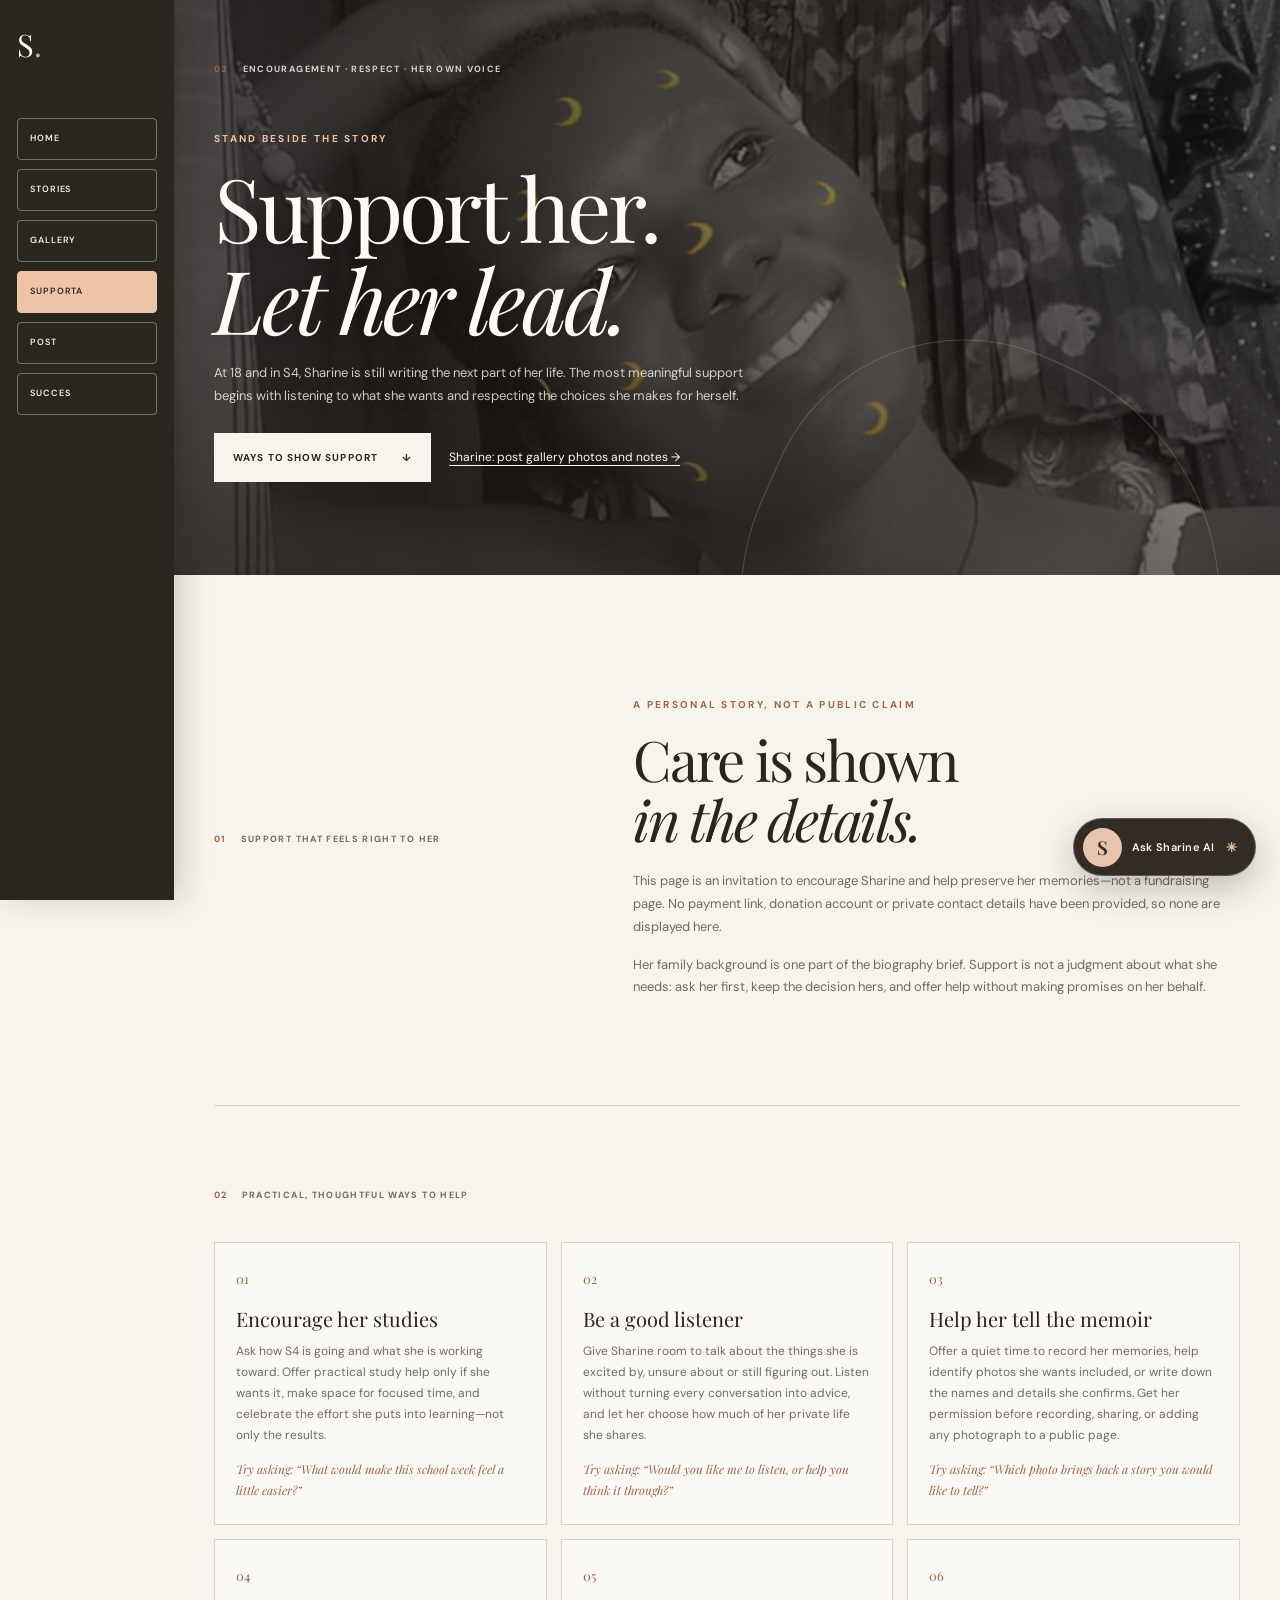
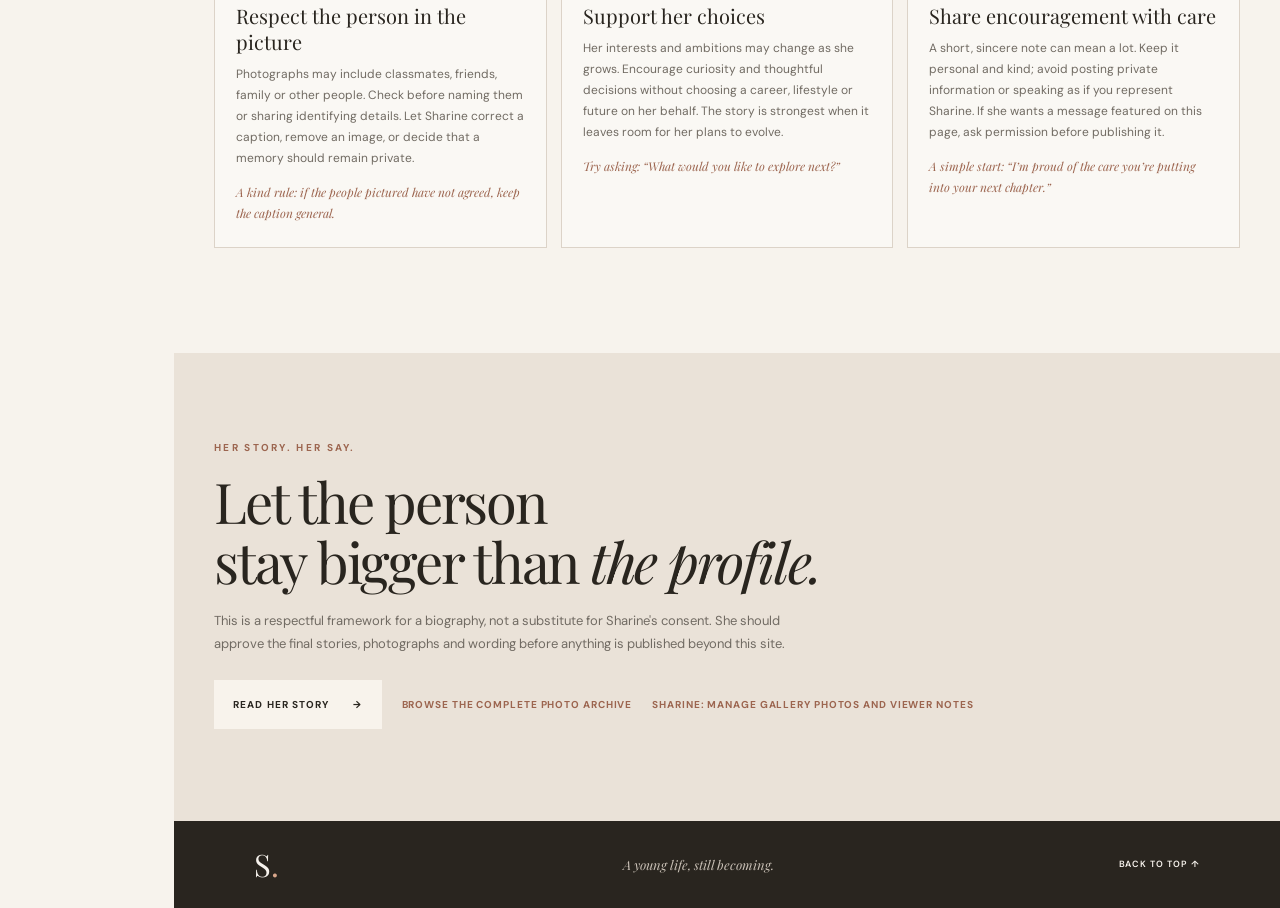
<file: supporta.html>
<!DOCTYPE html>
<html lang="en">
<head>
    <meta charset="UTF-8">
    <meta name="viewport" content="width=device-width, initial-scale=1.0">
    <meta name="theme-color" content="#f7f3ed">
    <meta name="description" content="Thoughtful ways to encourage Sharine, an 18-year-old S4 student, and support the making of her personal memoir.">
    <title>Supporta — Be Part of Sharine's Story</title>
    <link rel="preconnect" href="https://fonts.googleapis.com">
    <link rel="preconnect" href="https://fonts.gstatic.com" crossorigin>
    <link href="https://fonts.googleapis.com/css2?family=DM+Sans:wght@400;500;600;700&family=Playfair+Display:ital,wght@0,400;0,500;0,600;1,400;1,500&display=swap" rel="stylesheet">
    <link rel="stylesheet" href="style.css">
</head>
<body class="support-page">
    <div class="reading-progress" aria-hidden="true"><span id="progress-bar"></span></div>
    <header class="page-top support-top" id="top">
        <nav class="top-nav page-nav" aria-label="Main navigation">
            <a class="wordmark" href="index.html" aria-label="Sharine home">S<span>.</span></a>
            <div class="nav-links">
                <a class="nav-link" href="index.html">Home</a>
                <a class="nav-link" href="stories.html">Stories</a>
                <a class="nav-link" href="gallery.html">Gallery</a>
                <a class="nav-link current" href="supporta.html" aria-current="page">Supporta</a>
                <a class="nav-link" href="post.html">Post</a>
                <a class="nav-link" href="succes.html">Succes</a>
            </div>
        </nav>
        <div class="page-heading section-shell">
            <div class="section-kicker"><span>03</span><span>Encouragement · Respect · Her own voice</span></div>
            <p class="eyebrow">Stand beside the story</p>
            <h1>Support her.<br><em>Let her lead.</em></h1>
            <p class="page-lead">At 18 and in S4, Sharine is still writing the next part of her life. The most meaningful support begins with listening to what she wants and respecting the choices she makes for herself.</p>
            <a class="button button-dark" href="#ways-to-support">Ways to show support <span aria-hidden="true">↓</span></a>
            <a class="support-studio-link" href="gallery.html#sharine-studio">Sharine: post gallery photos and notes <span aria-hidden="true">→</span></a>
        </div>
    </header>
    <main>
        <section class="support-note section-shell">
            <div class="section-kicker"><span>01</span><span>Support that feels right to her</span></div>
            <div class="support-note-copy">
                <p class="eyebrow">A personal story, not a public claim</p>
                <h2>Care is shown<br><em>in the details.</em></h2>
                <p>This page is an invitation to encourage Sharine and help preserve her memories—not a fundraising page. No payment link, donation account or private contact details have been provided, so none are displayed here.</p>
                <p>Her family background is one part of the biography brief. Support is not a judgment about what she needs: ask her first, keep the decision hers, and offer help without making promises on her behalf.</p>
            </div>
        </section>
        <section class="support-ways section-shell" id="ways-to-support">
            <div class="section-kicker"><span>02</span><span>Practical, thoughtful ways to help</span></div>
            <div class="support-card-grid">
                <article class="support-card"><span class="support-number">01</span><h3>Encourage her studies</h3><p>Ask how S4 is going and what she is working toward. Offer practical study help only if she wants it, make space for focused time, and celebrate the effort she puts into learning—not only the results.</p><p class="support-prompt">Try asking: “What would make this school week feel a little easier?”</p></article>
                <article class="support-card"><span class="support-number">02</span><h3>Be a good listener</h3><p>Give Sharine room to talk about the things she is excited by, unsure about or still figuring out. Listen without turning every conversation into advice, and let her choose how much of her private life she shares.</p><p class="support-prompt">Try asking: “Would you like me to listen, or help you think it through?”</p></article>
                <article class="support-card"><span class="support-number">03</span><h3>Help her tell the memoir</h3><p>Offer a quiet time to record her memories, help identify photos she wants included, or write down the names and details she confirms. Get her permission before recording, sharing, or adding any photograph to a public page.</p><p class="support-prompt">Try asking: “Which photo brings back a story you would like to tell?”</p></article>
                <article class="support-card"><span class="support-number">04</span><h3>Respect the person in the picture</h3><p>Photographs may include classmates, friends, family or other people. Check before naming them or sharing identifying details. Let Sharine correct a caption, remove an image, or decide that a memory should remain private.</p><p class="support-prompt">A kind rule: if the people pictured have not agreed, keep the caption general.</p></article>
                <article class="support-card"><span class="support-number">05</span><h3>Support her choices</h3><p>Her interests and ambitions may change as she grows. Encourage curiosity and thoughtful decisions without choosing a career, lifestyle or future on her behalf. The story is strongest when it leaves room for her plans to evolve.</p><p class="support-prompt">Try asking: “What would you like to explore next?”</p></article>
                <article class="support-card"><span class="support-number">06</span><h3>Share encouragement with care</h3><p>A short, sincere note can mean a lot. Keep it personal and kind; avoid posting private information or speaking as if you represent Sharine. If she wants a message featured on this page, ask permission before publishing it.</p><p class="support-prompt">A simple start: “I’m proud of the care you’re putting into your next chapter.”</p></article>
            </div>
        </section>
        <section class="support-boundary">
            <div class="section-shell support-boundary-inner">
                <p class="eyebrow">Her story. Her say.</p>
                <h2>Let the person<br>stay bigger than <em>the profile.</em></h2>
                <p>This is a respectful framework for a biography, not a substitute for Sharine's consent. She should approve the final stories, photographs and wording before anything is published beyond this site.</p>
                <div class="support-actions">
                    <a class="button button-light" href="index.html">Read her story <span aria-hidden="true">→</span></a>
                    <a class="support-secondary-link" href="gallery.html">Browse the complete photo archive</a>
                    <a class="support-secondary-link" href="gallery.html#sharine-studio">Sharine: manage gallery photos and viewer notes</a>
                </div>
            </div>
        </section>
    </main>
    <footer class="site-footer">
        <a class="wordmark" href="index.html" aria-label="Sharine home">S<span>.</span></a>
        <p>A young life, still becoming.</p>
        <a class="footer-top" href="#top">Back to top ↑</a>
    </footer>
    <script>
        const progressBar = document.getElementById('progress-bar');
        const updateProgress = () => {
            const scrollableHeight = document.documentElement.scrollHeight - window.innerHeight;
            progressBar.style.width = `${scrollableHeight > 0 ? (window.scrollY / scrollableHeight) * 100 : 0}%`;
        };
        window.addEventListener('scroll', updateProgress, { passive: true });
        window.addEventListener('resize', updateProgress);
        updateProgress();
    </script>
    <script src="motion.js" defer></script>
    <script src="supabase-config.js" defer></script>
    <script src="sharine-ai.js" defer></script>
</body>
</html>
</file>
<file: style.css>
:root {
    --paper: #f7f3ed;
    --paper-deep: #eee7de;
    --ink: #29251f;
    --muted: #716b63;
    --accent: #9c654f;
    --line: #dcd3c8;
    --serif: "Playfair Display", Georgia, serif;
    --sans: "DM Sans", Arial, sans-serif;
}

.community-connection-status {
    margin: 8px 0 12px;
    border-left: 2px solid var(--accent);
    padding: 10px 13px;
    background: #f1e8de;
    color: var(--muted);
    font-size: 11px;
    line-height: 1.6;
}

.community-connection-status.is-error {
    border-left-color: #9a392d;
    color: #79352d;
}

* {
    box-sizing: border-box;
    margin: 0;
    padding: 0;
}

html {
    scroll-behavior: smooth;
    scroll-padding-top: 24px;
}

body {
    background: var(--paper);
    color: var(--ink);
    font-family: var(--sans);
    font-size: 15px;
    line-height: 1.75;
    -webkit-font-smoothing: antialiased;
}

img {
    display: block;
    max-width: 100%;
}

a {
    color: inherit;
}

.reading-progress {
    position: fixed;
    z-index: 20;
    inset: 0 0 auto;
    height: 3px;
    background: transparent;
}

#progress-bar {
    display: block;
    width: 0;
    height: 100%;
    background: #d4a68a;
}

.hero {
    position: relative;
    min-height: min(780px, 100vh);
    min-height: min(780px, 100svh);
    display: flex;
    align-items: center;
    overflow: hidden;
    color: #fffaf5;
    background: #40372f;
}

.hero-photo,
.hero-shade {
    position: absolute;
    inset: 0;
    width: 100%;
    height: 100%;
}

.hero-photo {
    object-fit: cover;
    object-position: center 30%;
}

.hero-shade {
    background: linear-gradient(90deg, rgba(29, 25, 22, .78) 0%, rgba(29, 25, 22, .49) 44%, rgba(29, 25, 22, .03) 100%),
        linear-gradient(0deg, rgba(29, 25, 22, .45), transparent 28%);
}

.top-nav {
    position: absolute;
    z-index: 2;
    top: 0;
    left: 0;
    width: 100%;
    display: flex;
    align-items: center;
    justify-content: space-between;
    padding: 29px 7.2%;
}

.wordmark {
    font-family: var(--serif);
    font-size: 31px;
    line-height: 1;
    text-decoration: none;
}

.wordmark span {
    color: #d9a78b;
}

.nav-cta,
.footer-top {
    font-size: 11px;
    font-weight: 600;
    letter-spacing: .11em;
    text-decoration: none;
    text-transform: uppercase;
}

.nav-cta span {
    padding-left: 9px;
    color: #e2b99f;
}

.hero-copy {
    position: relative;
    z-index: 1;
    width: min(600px, 72%);
    margin: 32px 0 10px 12%;
}

.eyebrow {
    color: var(--accent);
    font-size: 10px;
    font-weight: 700;
    letter-spacing: .23em;
    text-transform: uppercase;
}

.hero .eyebrow {
    color: #edc4a8;
}

.hero h1,
h2 {
    font-family: var(--serif);
    font-weight: 400;
    letter-spacing: -.045em;
    line-height: 1.06;
}

.hero h1 {
    margin: 17px 0 20px;
    font-size: clamp(64px, 9vw, 118px);
}

.hero h1 em,
h2 em {
    font-weight: 400;
}

.hero-intro {
    max-width: 360px;
    margin-bottom: 30px;
    color: rgba(255, 250, 245, .82);
    font-size: 14px;
    line-height: 1.85;
}

.button {
    display: inline-flex;
    align-items: center;
    justify-content: center;
    gap: 24px;
    min-height: 49px;
    padding: 0 19px;
    font-size: 10px;
    font-weight: 700;
    letter-spacing: .11em;
    text-decoration: none;
    text-transform: uppercase;
    transition: transform .2s ease, background .2s ease;
}

.button:hover {
    transform: translateY(-2px);
}

.button-light {
    background: #f8f3ec;
    color: var(--ink);
}

.button-light:hover {
    background: #fff;
}

.hero-caption,
.hero-index {
    position: absolute;
    z-index: 1;
    bottom: 30px;
    color: rgba(255, 250, 245, .8);
    font-size: 10px;
    letter-spacing: .08em;
}

.hero-caption {
    left: 7.2%;
}

.hero-index {
    right: 7.2%;
    font-weight: 600;
    letter-spacing: .16em;
}

.section-shell {
    width: min(1120px, calc(100% - 80px));
    margin-inline: auto;
}

.intro {
    display: grid;
    grid-template-columns: 1fr 1.15fr .95fr;
    align-items: start;
    gap: 6%;
    padding-block: 135px 145px;
}

.section-kicker {
    display: flex;
    align-items: center;
    gap: 14px;
    color: var(--muted);
    font-size: 9px;
    font-weight: 700;
    letter-spacing: .15em;
    text-transform: uppercase;
}

.section-kicker span:first-child {
    color: var(--accent);
}

.intro-copy {
    padding-top: 45px;
}

.intro-copy h2,
.blueprint h2,
.gallery h2,
.process h2 {
    margin: 16px 0 23px;
    font-size: clamp(37px, 4.3vw, 57px);
}

.intro-copy > p:not(.eyebrow) {
    margin-bottom: 15px;
    color: var(--muted);
    font-size: 13px;
}

.text-link {
    display: inline-block;
    margin-top: 11px;
    color: var(--accent);
    font-size: 10px;
    font-weight: 700;
    letter-spacing: .1em;
    text-decoration: none;
    text-transform: uppercase;
}

.text-link span {
    padding-left: 9px;
}

.intro-image {
    margin-top: 49px;
}

.intro-image img {
    width: 100%;
    height: 360px;
    object-fit: cover;
    object-position: center 36%;
}

.intro-image figcaption {
    margin-top: 9px;
    color: var(--muted);
    font-family: var(--serif);
    font-size: 11px;
    font-style: italic;
}

.sharine-film {
    padding-block: 88px 100px;
    border-top: 1px solid var(--line);
}

.film-heading {
    display: grid;
    grid-template-columns: 1fr 1fr;
    align-items: end;
    column-gap: 8%;
    margin-bottom: 30px;
}

.film-heading .section-kicker {
    grid-column: 1 / -1;
    margin-bottom: 34px;
}

.film-heading > .eyebrow {
    grid-column: 1;
    grid-row: 2;
    align-self: center;
}

.film-heading h2 {
    grid-column: 1;
    grid-row: 3;
    margin-top: 10px;
    font-size: clamp(38px, 4.2vw, 56px);
}

.film-intro {
    grid-column: 2;
    grid-row: 2 / 4;
    align-self: center;
    max-width: 390px;
    color: var(--muted);
    font-size: 13px;
    line-height: 1.85;
}

.film-player {
    overflow: hidden;
    background: #211d1a;
    color: #fffaf5;
    box-shadow: 0 22px 55px rgba(41, 37, 31, .12);
}

.film-screen {
    position: relative;
    min-height: 500px;
    overflow: hidden;
    isolation: isolate;
    background: #40372f;
}

.film-scene,
.film-scene img,
.film-shade {
    position: absolute;
    inset: 0;
    width: 100%;
    height: 100%;
}

.film-scene {
    z-index: 0;
    opacity: 0;
    visibility: hidden;
    transition: opacity .9s ease, visibility .9s ease;
}

.film-scene.is-active {
    z-index: 1;
    opacity: 1;
    visibility: visible;
}

.film-scene img {
    object-fit: cover;
    object-position: center 30%;
    transform: scale(1.04);
    transition: transform 8s linear;
}

.film-scene.is-active img {
    transform: scale(1);
}

.film-shade {
    background: linear-gradient(90deg, rgba(29, 25, 22, .79), rgba(29, 25, 22, .28) 75%),
        linear-gradient(0deg, rgba(29, 25, 22, .6), transparent 70%);
}

.film-caption {
    position: absolute;
    z-index: 1;
    right: 8%;
    bottom: 13%;
    left: 8%;
    max-width: 690px;
    opacity: 0;
    transform: translateY(16px);
    transition: opacity .65s ease .2s, transform .65s ease .2s;
}

.film-scene.is-active .film-caption {
    opacity: 1;
    transform: translateY(0);
}

.film-overline {
    margin-bottom: 13px;
    color: #edc4a8;
    font-size: 10px;
    font-weight: 700;
    letter-spacing: .22em;
    text-transform: uppercase;
}

.film-name {
    margin-bottom: 10px;
    font-family: var(--serif);
    font-size: clamp(20px, 2.4vw, 29px);
    letter-spacing: .025em;
}

.film-line {
    font-family: var(--serif);
    font-size: clamp(34px, 5vw, 64px);
    line-height: 1.12;
}

.film-silent-badge {
    position: absolute;
    z-index: 2;
    top: 22px;
    right: 24px;
    border: 1px solid rgba(255, 250, 245, .55);
    padding: 7px 11px;
    color: #fffaf5;
    font-size: 9px;
    font-weight: 700;
    letter-spacing: .13em;
    text-transform: uppercase;
}

.film-controls {
    display: grid;
    grid-template-columns: auto auto 1fr;
    align-items: center;
    gap: 15px;
    min-height: 64px;
    padding: 10px 19px;
}

.film-controls button {
    border: 0;
    background: transparent;
    color: #fffaf5;
    font: 600 11px var(--sans);
    cursor: pointer;
}

.film-controls button:disabled {
    opacity: .42;
    cursor: default;
}

.film-play {
    min-width: 108px;
    text-align: left;
}

.film-play span {
    padding-left: 7px;
}

.film-replay {
    font-size: 17px !important;
}

.film-status {
    justify-self: end;
    color: rgba(255, 250, 245, .7);
    font-size: 10px;
}

.film-progress {
    grid-column: 1 / -1;
    height: 3px;
    overflow: hidden;
    background: rgba(255, 250, 245, .18);
}

#film-progress {
    display: block;
    width: 0;
    height: 100%;
    background: #d4a68a;
    transition: width .12s linear;
}

.blueprint {
    display: grid;
    grid-template-columns: .82fr 1.18fr;
    gap: 9%;
    padding-block: 105px 120px;
    border-top: 1px solid var(--line);
}

.blueprint-heading {
    position: sticky;
    top: 45px;
    align-self: start;
}

.blueprint-heading > .eyebrow,
.gallery-heading > .eyebrow,
.process-inner > .eyebrow {
    margin-top: 55px;
}

.section-lead {
    max-width: 390px;
    color: var(--muted);
    font-size: 13px;
}

.voice-picker {
    display: flex;
    flex-wrap: wrap;
    align-items: center;
    gap: 7px;
    margin-top: 31px;
}

.voice-picker > span {
    width: 100%;
    margin-bottom: 5px;
    color: var(--muted);
    font-size: 10px;
    letter-spacing: .06em;
}

.voice-option {
    border: 1px solid var(--line);
    border-radius: 0;
    padding: 8px 11px;
    background: transparent;
    color: var(--muted);
    font: 600 10px var(--sans);
    cursor: pointer;
    transition: all .2s ease;
}

.voice-option.is-selected,
.voice-option:hover {
    border-color: var(--accent);
    background: var(--accent);
    color: #fffaf5;
}

.voice-sample {
    min-height: 55px;
    margin-top: 13px;
    color: var(--accent);
    font-family: var(--serif);
    font-size: 17px;
    font-style: italic;
}

.chapter-list {
    border-top: 1px solid var(--line);
}

.chapter-card {
    display: grid;
    grid-template-columns: 42px 1fr 24px;
    gap: 14px;
    padding: 24px 0 22px;
    border-bottom: 1px solid var(--line);
}

.chapter-no {
    padding-top: 5px;
    color: var(--accent);
    font-family: var(--serif);
    font-size: 15px;
}

.chapter-card h3 {
    font-family: var(--serif);
    font-size: 20px;
    font-weight: 400;
}

.chapter-card > div > p {
    margin-top: 3px;
    color: var(--muted);
    font-size: 12px;
}

.chapter-mark {
    color: #bf9b83;
    font-size: 15px;
}

.chapter-card details {
    margin-top: 13px;
}

.chapter-card summary {
    width: fit-content;
    color: var(--accent);
    font-size: 10px;
    font-weight: 700;
    letter-spacing: .08em;
    list-style-position: inside;
    text-transform: uppercase;
    cursor: pointer;
}

.chapter-card details p {
    max-width: 480px;
    padding: 10px 0 0 15px;
    color: var(--muted);
    font-family: var(--serif);
    font-size: 14px;
    font-style: italic;
}

.gallery {
    padding-block: 100px 135px;
    border-top: 1px solid var(--line);
}

.gallery-heading {
    display: grid;
    grid-template-columns: 1fr 1fr;
    column-gap: 9%;
    margin-bottom: 39px;
}

.gallery-heading .section-kicker {
    grid-column: 1 / -1;
}

.gallery-heading > .eyebrow {
    margin-top: 48px;
}

.gallery-heading h2 {
    grid-column: 1;
}

.gallery-heading .section-lead {
    grid-column: 2;
    grid-row: 3;
    align-self: end;
    margin-bottom: 29px;
}

.photo-grid {
    display: grid;
    grid-template-columns: 1fr 1fr 1fr;
    grid-template-rows: 245px 245px;
    gap: 16px;
}

.photo-card {
    position: relative;
    min-height: 0;
    overflow: hidden;
    background: var(--paper-deep);
}

.photo-card img {
    width: 100%;
    height: 100%;
    object-fit: cover;
    transition: transform .5s ease;
}

.photo-card:hover img {
    transform: scale(1.035);
}

.photo-tall {
    grid-row: span 2;
}

.photo-tall img {
    object-position: center 35%;
}

.photo-wide {
    grid-column: span 2;
}

.photo-wide img {
    object-position: center 42%;
}

.photo-card figcaption {
    position: absolute;
    inset: auto 0 0;
    padding: 34px 17px 15px;
    background: linear-gradient(transparent, rgba(27, 23, 20, .77));
    color: #fffaf5;
}

.photo-card figcaption span {
    display: block;
    margin-bottom: 3px;
    color: #e9c4ac;
    font-size: 8px;
    font-weight: 700;
    letter-spacing: .15em;
    text-transform: uppercase;
}

.photo-card figcaption strong {
    display: block;
    max-width: 360px;
    font-family: var(--serif);
    font-size: 14px;
    font-weight: 400;
    line-height: 1.45;
}

.process {
    background: #eae2d8;
}

.process-inner {
    width: min(960px, calc(100% - 80px));
    margin-inline: auto;
    padding-block: 100px 105px;
}

.process h2 {
    margin-bottom: 48px;
}

.process-steps {
    display: grid;
    grid-template-columns: repeat(3, 1fr);
    gap: 40px;
    margin-bottom: 44px;
}

.process-steps article {
    border-top: 1px solid #cfc2b4;
    padding-top: 17px;
}

.process-steps article > span {
    color: var(--accent);
    font-family: var(--serif);
    font-size: 13px;
}

.process-steps h3 {
    margin: 10px 0 6px;
    font-family: var(--serif);
    font-size: 20px;
    font-weight: 400;
}

.process-steps p {
    color: var(--muted);
    font-size: 12px;
}

.button-dark {
    background: var(--ink);
    color: #fffaf5;
}

.button-dark:hover {
    background: var(--accent);
}

.site-footer {
    display: flex;
    align-items: center;
    justify-content: space-between;
    gap: 24px;
    padding: 28px 7.2%;
    background: #29251f;
    color: #f7f3ed;
}

.site-footer p {
    color: #c9c0b6;
    font-family: var(--serif);
    font-size: 13px;
    font-style: italic;
}

.footer-top {
    font-size: 9px;
}

:focus-visible {
    outline: 2px solid var(--accent);
    outline-offset: 4px;
}

@media (min-width: 1250px) {
    .hero-copy {
        margin-left: max(12%, calc((100% - 1120px) / 2));
    }
}

@media (max-width: 850px) {
    .intro {
        grid-template-columns: .7fr 1.3fr;
        gap: 28px;
        padding-block: 90px 100px;
    }

    .intro-image {
        grid-column: 2;
        margin-top: 3px;
    }

    .intro-image img {
        height: 300px;
    }

    .blueprint {
        grid-template-columns: 1fr;
        gap: 42px;
        padding-block: 80px 90px;
    }

    .blueprint-heading {
        position: static;
    }

    .blueprint-heading > .eyebrow {
        margin-top: 37px;
    }

    .voice-sample {
        min-height: 0;
    }

    .photo-grid {
        grid-template-rows: 220px 220px;
    }

    .process-steps {
        gap: 22px;
    }
}

@media (max-width: 600px) {
    body {
        font-size: 14px;
    }

    .hero {
        min-height: 720px;
        min-height: 92svh;
    }

    .hero-photo {
        object-position: center 30%;
    }

    .hero-shade {
        background: linear-gradient(90deg, rgba(29, 25, 22, .74), rgba(29, 25, 22, .2)),
            linear-gradient(0deg, rgba(29, 25, 22, .44), transparent 34%);
    }

    .top-nav {
        padding: 22px 23px;
    }

    .hero-copy {
        width: calc(100% - 48px);
        margin: 35px 24px 0;
    }

    .hero h1 {
        font-size: clamp(63px, 17vw, 91px);
    }

    .hero-caption {
        left: 24px;
        bottom: 22px;
        max-width: 65%;
        font-size: 9px;
    }

    .hero-index {
        right: 24px;
        bottom: 22px;
        font-size: 9px;
    }

    .section-shell,
    .process-inner {
        width: calc(100% - 44px);
    }

    .intro {
        grid-template-columns: 1fr;
        gap: 20px;
        padding-block: 70px 78px;
    }

    .intro-copy {
        padding-top: 22px;
    }

    .intro-copy h2,
    .blueprint h2,
    .gallery h2,
    .process h2 {
        font-size: 42px;
    }

    .intro-image {
        grid-column: 1;
        margin-top: 10px;
    }

    .intro-image img {
        height: 350px;
    }

    .sharine-film {
        padding-block: 68px 76px;
    }

    .film-heading {
        display: block;
        margin-bottom: 22px;
    }

    .film-intro {
        margin-top: 10px;
    }

    .film-heading .section-kicker {
        margin-bottom: 28px;
    }

    .film-heading h2 {
        font-size: 42px;
    }

    .film-screen {
        min-height: 420px;
    }

    .film-caption {
        right: 24px;
        bottom: 11%;
        left: 24px;
    }

    .film-line {
        font-size: clamp(27px, 7vw, 34px);
    }

    .film-name {
        font-size: 23px;
    }

    .film-silent-badge {
        top: 15px;
        right: 15px;
    }

    .film-controls {
        grid-template-columns: auto auto 1fr;
        gap: 9px;
        padding-inline: 12px;
    }

    .film-status {
        font-size: 9px;
        text-align: right;
    }

    .blueprint {
        gap: 30px;
        padding-block: 70px 75px;
    }

    .chapter-card {
        grid-template-columns: 31px 1fr 15px;
        gap: 9px;
        padding-block: 18px;
    }

    .chapter-card h3 {
        font-size: 18px;
    }

    .chapter-card > div > p {
        font-size: 11px;
    }

    .gallery {
        padding-block: 70px 80px;
    }

    .gallery-heading {
        grid-template-columns: 1fr;
        margin-bottom: 26px;
    }

    .gallery-heading > .eyebrow {
        margin-top: 31px;
    }

    .gallery-heading h2,
    .gallery-heading .section-lead {
        grid-column: 1;
        grid-row: auto;
    }

    .gallery-heading .section-lead {
        margin: -9px 0 0;
    }

    .photo-grid {
        grid-template-columns: 1fr 1fr;
        grid-template-rows: 270px 190px 190px;
        gap: 10px;
    }

    .photo-tall {
        grid-column: span 2;
        grid-row: span 1;
    }

    .photo-wide {
        grid-column: span 2;
    }

    .photo-card figcaption {
        padding: 32px 12px 11px;
    }

    .photo-card figcaption strong {
        font-size: 12px;
    }

    .process-inner {
        padding-block: 70px 75px;
    }

    .process-inner > .eyebrow {
        margin-top: 36px;
    }

    .process h2 {
        margin-bottom: 32px;
    }

    .process-steps {
        grid-template-columns: 1fr;
        gap: 22px;
        margin-bottom: 32px;
    }

    .process-steps article {
        display: grid;
        grid-template-columns: 30px 1fr;
        column-gap: 8px;
        padding-top: 13px;
    }

    .process-steps article > span {
        grid-row: span 2;
    }

    .process-steps h3 {
        margin: 0 0 5px;
        font-size: 18px;
    }

    .site-footer {
        flex-wrap: wrap;
        padding: 23px;
    }

    .site-footer p {
        order: 3;
        width: 100%;
    }

    .footer-top {
        font-size: 8px;
    }
}

@media (prefers-reduced-motion: reduce) {
    *,
    *::before,
    *::after {
        scroll-behavior: auto !important;
        transition-duration: .01ms !important;
        animation-duration: .01ms !important;
        animation-iteration-count: 1 !important;
    }

    .motion-ready main > section,
    .motion-ready .intro-copy,
    .motion-ready .intro-image,
    .motion-ready .chapter-card,
    .motion-ready .support-card,
    .motion-ready .archive-card,
    .motion-ready .gallery-ending-inner,
    .motion-ready .community-admin,
    .motion-ready .viewer-note {
        opacity: 1 !important;
        transform: none !important;
    }
}

.nav-links {
    display: flex;
    align-items: center;
    gap: 7px;
}

.nav-link {
    display: inline-flex;
    min-height: 38px;
    align-items: center;
    justify-content: center;
    border: 1px solid rgba(255, 250, 245, .35);
    border-radius: 999px;
    padding: 0 14px;
    background: rgba(37, 31, 27, .18);
    color: rgba(255, 250, 245, .94);
    font-size: 9px;
    font-weight: 600;
    letter-spacing: .1em;
    text-decoration: none;
    text-transform: uppercase;
    transition: color .2s ease, background .2s ease, border-color .2s ease, transform .2s ease;
}

.nav-link:hover {
    transform: translateY(-2px);
    border-color: #f1c5a8;
    background: rgba(241, 197, 168, .16);
    color: #fffaf5;
}

.nav-link.current {
    border-color: #edc4a8;
    background: #edc4a8;
    color: #302820;
}

.nav-link.current:hover {
    color: #f1c5a8;
    background: transparent;
}

.page-top {
    position: relative;
    min-height: 575px;
    overflow: hidden;
    background:
        radial-gradient(ellipse at 87% 31%, rgba(174, 127, 99, .2), transparent 30%),
        linear-gradient(120deg, #342e28 0%, #4a3e35 53%, #796454 100%);
    color: #fffaf5;
}

.page-top::after {
    position: absolute;
    right: 5%;
    bottom: -45%;
    width: min(38vw, 480px);
    aspect-ratio: 1;
    border: 1px solid rgba(255, 250, 245, .18);
    border-radius: 50%;
    content: "";
}

.page-nav {
    position: relative;
    z-index: 1;
}

.page-heading {
    position: relative;
    z-index: 1;
    padding-top: 132px;
    padding-bottom: 73px;
}

.page-heading .section-kicker {
    color: #ded0c4;
}

.page-heading .eyebrow {
    margin-top: 52px;
    color: #edc4a8;
}

.page-heading h1 {
    margin: 14px 0 18px;
    font-family: var(--serif);
    font-size: clamp(57px, 8vw, 88px);
    font-weight: 400;
    letter-spacing: -.045em;
    line-height: 1.04;
}

.page-heading h1 em {
    font-weight: 400;
}

.page-lead {
    max-width: 555px;
    margin-bottom: 25px;
    color: rgba(255, 250, 245, .78);
    font-size: 13px;
}

.page-heading .text-link {
    color: #edc4a8;
}

.support-top {
    background:
        linear-gradient(90deg, rgba(28, 25, 23, .78) 0%, rgba(36, 31, 28, .61) 55%, rgba(36, 31, 28, .3) 100%),
        linear-gradient(0deg, rgba(29, 25, 22, .42), transparent 48%),
        url("IMG-20250914-WA0188.jpg") center 32% / cover no-repeat;
}

.support-top::after {
    border-radius: 44% 56% 49% 51%;
    transform: rotate(24deg);
}

.support-top .page-heading {
    padding-bottom: 82px;
}

.support-top .page-heading h1,
.support-top .page-heading > p:not(.eyebrow) {
    text-shadow: 0 2px 18px rgba(0, 0, 0, .28);
}

.support-top .button-dark {
    background: #f8f3ec;
    color: var(--ink);
}

.support-top .button-dark:hover {
    background: #fff;
}

.support-studio-link {
    display: inline-block;
    margin: 14px 0 0 14px;
    color: #fffaf5;
    font-size: 12px;
    text-decoration: underline;
    text-underline-offset: 4px;
}

.quest {
    padding-block: 94px 105px;
    border-top: 1px solid var(--line);
}

.quest-grid {
    display: grid;
    grid-template-columns: .95fr 1.05fr;
    gap: 9%;
    margin-top: 47px;
}

.quest h2,
.support-note h2,
.archive-head h2,
.gallery-ending h2,
.support-boundary h2 {
    margin: 15px 0 0;
    font-family: var(--serif);
    font-size: clamp(38px, 4.5vw, 56px);
    font-weight: 400;
    letter-spacing: -.04em;
    line-height: 1.08;
}

.quest-copy p,
.support-note-copy > p:not(.eyebrow) {
    margin-bottom: 15px;
    color: var(--muted);
    font-size: 13px;
}

.quest-copy .voice-note {
    margin-top: 22px;
    border-left: 2px solid var(--accent);
    padding: 4px 0 4px 15px;
    color: var(--accent);
    font-family: var(--serif);
    font-size: 14px;
    font-style: italic;
}

.gallery-page .page-top {
    min-height: 560px;
    background:
        linear-gradient(90deg, rgba(29, 25, 22, .82) 0%, rgba(29, 25, 22, .62) 46%, rgba(29, 25, 22, .24) 100%),
        linear-gradient(0deg, rgba(29, 25, 22, .44), transparent 45%),
        url("IMG-20251224-WA0007.jpg") center 44% / cover no-repeat,
        #40372f;
}

.stories-top {
    background:
        linear-gradient(90deg, rgba(35, 29, 25, .88) 0%, rgba(35, 29, 25, .77) 48%, rgba(35, 29, 25, .3) 100%),
        linear-gradient(0deg, rgba(35, 29, 25, .34), transparent 48%),
        url("IMG-20251224-WA0005.jpg") center 43% / cover no-repeat,
        #40372f;
}

.stories-top::after {
    border-radius: 43% 57% 52% 48%;
    transform: rotate(-19deg);
}

.stories-intro {
    max-width: 880px;
    padding-block: 82px 74px;
    border-bottom: 1px solid var(--line);
}

.stories-intro h2,
.stories-heading h2,
.stories-invitation h2 {
    margin: 13px 0 18px;
    font-family: var(--serif);
    font-size: clamp(38px, 5vw, 59px);
    font-weight: 400;
    letter-spacing: -.045em;
    line-height: 1.08;
}

.stories-intro > p:not(.eyebrow) {
    max-width: 720px;
    color: var(--muted);
    font-size: 13px;
}

.feature-story {
    display: grid;
    grid-template-columns: .78fr 1.22fr;
    gap: 9%;
    padding-block: 78px 82px;
    border-bottom: 1px solid var(--line);
}

.feature-story-heading {
    position: sticky;
    top: 42px;
    align-self: start;
}

.feature-story-heading h2 {
    margin: 14px 0 15px;
    font-family: var(--serif);
    font-size: clamp(37px, 4.4vw, 54px);
    font-weight: 400;
    letter-spacing: -.045em;
    line-height: 1.08;
}

.feature-story-deck {
    max-width: 330px;
    color: var(--muted);
    font-family: var(--serif);
    font-size: 16px;
    line-height: 1.65;
}

.feature-story-copy {
    max-width: 690px;
    padding-left: 28px;
    border-left: 1px solid #c9aa94;
}

.feature-story-copy > p:not(.feature-story-note) {
    margin-bottom: 19px;
    color: #514a43;
    font-family: var(--serif);
    font-size: clamp(15px, 1.5vw, 18px);
    line-height: 1.95;
}

.feature-story-copy > p:last-child {
    margin-bottom: 0;
}

.feature-story-note {
    margin-bottom: 21px;
    color: var(--accent);
    font-size: 9px;
    font-weight: 700;
    letter-spacing: .08em;
    line-height: 1.7;
    text-transform: uppercase;
}

.stories-chapters {
    padding-block: 85px 100px;
}

.stories-heading {
    margin-bottom: 38px;
}

.story-card-grid {
    display: grid;
    grid-template-columns: repeat(2, minmax(0, 1fr));
    gap: 14px;
}

.story-card {
    position: relative;
    min-height: 235px;
    border: 1px solid var(--line);
    padding: 25px 28px;
    background: rgba(255, 255, 255, .38);
    transition: border-color .25s ease, background .25s ease, box-shadow .25s ease, transform .25s ease;
}

.story-card:hover {
    transform: translateY(-3px);
    border-color: #c9aa94;
    background: #fffdfa;
    box-shadow: 0 14px 32px rgba(44, 35, 28, .08);
}

.story-card-index {
    position: absolute;
    top: 21px;
    right: 25px;
    color: #c4a48e;
    font-family: var(--serif);
    font-size: 21px;
}

.story-card > .eyebrow {
    margin-right: 60px;
    font-size: 9px;
}

.story-card h3 {
    max-width: 84%;
    margin: 12px 0 8px;
    font-family: var(--serif);
    font-size: 23px;
    font-weight: 400;
    line-height: 1.25;
}

.story-card > p:not(.eyebrow) {
    max-width: 48ch;
    color: var(--muted);
    font-size: 12px;
    line-height: 1.75;
}

.story-card details {
    margin-top: 16px;
}

.story-card summary {
    width: fit-content;
    color: var(--accent);
    font-size: 9px;
    font-weight: 700;
    letter-spacing: .09em;
    text-transform: uppercase;
    cursor: pointer;
}

.story-card details p {
    max-width: 52ch;
    padding: 10px 0 0 13px;
    border-left: 1px solid #c9aa94;
    color: var(--muted);
    font-family: var(--serif);
    font-size: 14px;
    font-style: italic;
}

.stories-invitation {
    background: #eae2d8;
}

.stories-invitation-inner {
    padding-block: 78px 86px;
}

.stories-invitation-inner > p:not(.eyebrow) {
    max-width: 570px;
    color: var(--muted);
    font-size: 13px;
}

.stories-actions {
    display: flex;
    flex-wrap: wrap;
    align-items: center;
    gap: 20px;
    margin-top: 24px;
}

.stories-actions .text-link {
    margin-top: 0;
}

.visually-hidden {
    position: absolute;
    width: 1px;
    height: 1px;
    overflow: hidden;
    clip: rect(0, 0, 0, 0);
    white-space: nowrap;
    clip-path: inset(50%);
}

.sharine-ai-launcher {
    position: fixed;
    z-index: 40;
    right: max(24px, env(safe-area-inset-right));
    bottom: max(24px, env(safe-area-inset-bottom));
    display: inline-flex;
    min-height: 58px;
    align-items: center;
    gap: 10px;
    border: 1px solid rgba(255, 250, 245, .22);
    border-radius: 999px;
    padding: 8px 18px 8px 9px;
    background: #332b25;
    box-shadow: 0 12px 34px rgba(37, 31, 27, .26);
    color: #fffaf5;
    font: 600 11px var(--sans);
    letter-spacing: .025em;
    cursor: pointer;
    transition: transform .22s ease, box-shadow .22s ease, background .22s ease;
    animation: ai-float 4s ease-in-out infinite;
}

.sharine-ai-launcher:hover {
    transform: translateY(-4px);
    background: #46382e;
    box-shadow: 0 17px 38px rgba(37, 31, 27, .3);
}

.sharine-ai-launcher-mark,
.sharine-ai-avatar {
    display: grid;
    width: 39px;
    height: 39px;
    flex: 0 0 auto;
    place-items: center;
    border-radius: 50%;
    background: #e9c4ac;
    color: #332b25;
    font-family: var(--serif);
    font-size: 19px;
}

.sharine-ai-spark {
    margin-left: 1px;
    color: #e9c4ac;
    font-size: 13px;
}

.sharine-ai-panel {
    position: fixed;
    z-index: 41;
    right: max(24px, env(safe-area-inset-right));
    bottom: max(94px, calc(env(safe-area-inset-bottom) + 82px));
    display: flex;
    width: min(390px, calc(100vw - 32px));
    height: min(570px, calc(100dvh - 125px));
    min-height: 360px;
    flex-direction: column;
    overflow: hidden;
    border: 1px solid rgba(58, 47, 39, .14);
    border-radius: 20px;
    background: #fbf8f3;
    box-shadow: 0 24px 75px rgba(35, 29, 24, .24);
    animation: ai-panel-arrive .24s ease-out both;
}

.sharine-ai-panel[hidden] {
    display: none !important;
}

.sharine-ai-header {
    display: flex;
    min-height: 78px;
    align-items: center;
    gap: 12px;
    padding: 14px 17px;
    background:
        radial-gradient(circle at 90% 0%, rgba(223, 176, 143, .18), transparent 38%),
        #352d27;
    color: #fffaf5;
}

.sharine-ai-avatar {
    position: relative;
    width: 42px;
    height: 42px;
    font-size: 20px;
}

.sharine-ai-avatar span {
    position: absolute;
    right: -2px;
    bottom: -1px;
    color: #9c654f;
    font: 10px var(--sans);
}

.sharine-ai-heading {
    min-width: 0;
    flex: 1;
}

.sharine-ai-heading h2 {
    font-family: var(--serif);
    font-size: 18px;
    font-weight: 400;
    letter-spacing: -.02em;
}

.sharine-ai-heading p {
    color: rgba(255, 250, 245, .68);
    font-size: 9px;
    line-height: 1.5;
}

.sharine-ai-close {
    width: 34px;
    height: 34px;
    border: 1px solid rgba(255, 250, 245, .2);
    border-radius: 50%;
    background: transparent;
    color: #fffaf5;
    font: 24px/1 var(--sans);
    cursor: pointer;
    transition: background .2s ease;
}

.sharine-ai-close:hover {
    background: rgba(255, 250, 245, .12);
}

.sharine-ai-messages {
    display: flex;
    flex: 1;
    flex-direction: column;
    gap: 12px;
    overflow-y: auto;
    padding: 17px 15px;
    overscroll-behavior: contain;
}

.sharine-ai-message {
    max-width: 88%;
    align-self: flex-start;
    border: 1px solid #e8dfd4;
    border-radius: 5px 15px 15px;
    padding: 10px 12px;
    background: #fffdfa;
    color: #514a43;
    box-shadow: 0 3px 10px rgba(44, 35, 28, .035);
}

.sharine-ai-message p {
    font-size: 11px;
    line-height: 1.7;
    overflow-wrap: anywhere;
    white-space: pre-wrap;
}

.sharine-ai-message.user {
    align-self: flex-end;
    border-color: #e8cbb7;
    border-radius: 15px 5px 15px 15px;
    background: #f0e1d5;
    color: #382e27;
}

.sharine-ai-message.thinking p::after {
    display: inline-block;
    width: 1em;
    content: "";
    animation: ai-thinking 1s steps(4, end) infinite;
}

.sharine-ai-connection {
    padding: 0 16px;
    color: var(--muted);
    font-size: 9px;
    line-height: 1.5;
}

.sharine-ai-connection.is-error {
    color: #9a392d;
}

.sharine-ai-form {
    display: flex;
    align-items: end;
    gap: 8px;
    margin: 10px 13px 0;
    border: 1px solid #ded4c9;
    border-radius: 15px;
    padding: 7px;
    background: #fffdfa;
}

.sharine-ai-form textarea {
    width: 100%;
    max-height: 105px;
    resize: vertical;
    border: 0;
    outline: 0;
    padding: 5px 7px;
    background: transparent;
    color: var(--ink);
    font: 11px/1.6 var(--sans);
}

.sharine-ai-form textarea::placeholder {
    color: #91877d;
}

.sharine-ai-form textarea:focus-visible {
    outline: 2px solid #c89474;
    outline-offset: -1px;
}

.sharine-ai-send {
    display: grid;
    width: 36px;
    height: 36px;
    flex: 0 0 auto;
    place-items: center;
    border: 0;
    border-radius: 50%;
    background: #342e28;
    color: #fffaf5;
    font: 20px var(--sans);
    cursor: pointer;
    transition: transform .2s ease, background .2s ease;
}

.sharine-ai-send:hover:not(:disabled) {
    transform: translateY(-2px);
    background: var(--accent);
}

.sharine-ai-send:disabled,
.sharine-ai-form textarea:disabled {
    cursor: wait;
    opacity: .62;
}

.sharine-ai-footnote {
    padding: 8px 15px 12px;
    color: #8b8177;
    font-size: 8px;
    text-align: center;
}

@keyframes ai-float {
    0%, 100% { box-shadow: 0 12px 34px rgba(37, 31, 27, .26); }
    50% { box-shadow: 0 15px 39px rgba(37, 31, 27, .32); }
}

@keyframes ai-panel-arrive {
    from { opacity: 0; transform: translateY(12px) scale(.985); }
    to { opacity: 1; transform: translateY(0) scale(1); }
}

@keyframes ai-thinking {
    0% { content: ""; }
    25% { content: "."; }
    50% { content: ".."; }
    75%, 100% { content: "..."; }
}

@media (max-width: 600px) {
    .sharine-ai-launcher {
        right: max(16px, env(safe-area-inset-right));
        bottom: max(16px, env(safe-area-inset-bottom));
        min-height: 52px;
        padding-right: 14px;
    }

    .sharine-ai-launcher-mark {
        width: 35px;
        height: 35px;
    }

    .sharine-ai-panel {
        right: max(10px, env(safe-area-inset-right));
        bottom: max(78px, calc(env(safe-area-inset-bottom) + 72px));
        width: min(390px, calc(100vw - 20px));
        height: min(570px, calc(100dvh - 100px));
        min-height: 330px;
        border-radius: 17px;
    }
}

@media (prefers-reduced-motion: reduce) {
    .sharine-ai-launcher,
    .sharine-ai-panel,
    .sharine-ai-message.thinking p::after {
        animation: none !important;
    }
}

.gallery-page .page-top::after {
    z-index: 0;
    border-color: rgba(255, 250, 245, .12);
}

.gallery-intro {
    padding-block: 49px 58px;
    border-bottom: 1px solid var(--line);
}

.gallery-intro p {
    max-width: 850px;
    color: var(--muted);
    font-family: var(--serif);
    font-size: 16px;
}

.gallery-intro strong {
    color: var(--ink);
    font-weight: 500;
}

.archive-section {
    padding-block: 82px 105px;
}

.archive-head {
    display: flex;
    align-items: end;
    justify-content: space-between;
    gap: 35px;
    margin-bottom: 31px;
}

.archive-head h2 {
    margin-top: 14px;
}

.gallery-count {
    padding-bottom: 10px;
    color: var(--accent);
    font-size: 11px;
    font-weight: 700;
    letter-spacing: .11em;
    text-transform: uppercase;
}

.gallery-controls {
    display: grid;
    grid-template-columns: minmax(210px, 300px) 1fr;
    align-items: center;
    gap: 12px 22px;
    margin-bottom: 14px;
    border-block: 1px solid var(--line);
    padding-block: 15px;
}

.search-label {
    grid-column: 1;
    color: var(--muted);
    font-size: 10px;
    font-weight: 700;
    letter-spacing: .12em;
    text-transform: uppercase;
}

#photo-search {
    grid-column: 1;
    grid-row: 2;
    width: 100%;
    min-height: 42px;
    border: 1px solid var(--line);
    border-radius: 0;
    padding: 0 12px;
    background: rgba(255, 255, 255, .45);
    color: var(--ink);
    font: 12px var(--sans);
}

#photo-search::placeholder {
    color: #948b81;
}

.filter-list {
    display: flex;
    flex-wrap: wrap;
    grid-column: 2;
    grid-row: 1 / span 2;
    justify-content: end;
    gap: 7px;
}

.filter-button {
    border: 1px solid var(--line);
    border-radius: 0;
    padding: 9px 11px;
    background: transparent;
    color: var(--muted);
    font: 600 9px var(--sans);
    letter-spacing: .06em;
    cursor: pointer;
    transition: background .2s ease, color .2s ease, border-color .2s ease;
}

.filter-button:hover,
.filter-button.active {
    border-color: var(--ink);
    background: var(--ink);
    color: #fffaf5;
}

.gallery-status {
    min-height: 22px;
    margin-bottom: 15px;
    color: var(--muted);
    font-size: 11px;
}

.archive-grid {
    display: grid;
    grid-template-columns: repeat(3, minmax(0, 1fr));
    align-items: stretch;
    gap: 22px 17px;
}

.archive-card {
    min-width: 0;
    display: flex;
    flex-direction: column;
    background: #fffdfa;
    box-shadow: 0 8px 26px rgba(44, 35, 28, .08);
}

.archive-photo {
    position: relative;
    display: block;
    width: 100%;
    aspect-ratio: 4 / 5;
    min-height: 0;
    overflow: hidden;
    isolation: isolate;
    background: #51463e;
}

.archive-photo-open {
    position: absolute;
    inset: 0;
    display: block;
    width: 100%;
    height: 100%;
    border: 0;
    padding: 0;
    background: transparent;
    cursor: zoom-in;
}

.archive-photo-open > img {
    position: absolute;
    z-index: 0;
    inset: 0;
    width: 100%;
    height: 100%;
    object-fit: cover;
    object-position: center;
    transition: transform .65s cubic-bezier(.2, .75, .2, 1);
}

.archive-card:hover .archive-photo-open > img,
.archive-photo-open:focus-visible > img {
    transform: scale(1.035);
}

.archive-photo-open-hint {
    position: absolute;
    z-index: 1;
    right: 12px;
    bottom: 12px;
    border: 1px solid rgba(255, 250, 245, .7);
    padding: 6px 9px;
    background: rgba(41, 37, 31, .68);
    color: #fffaf5;
    font-size: 9px;
    font-weight: 700;
    letter-spacing: .08em;
    opacity: 0;
    text-transform: uppercase;
    transform: translateY(4px);
    transition: opacity .2s ease, transform .2s ease;
}

.archive-card:hover .archive-photo-open-hint,
.archive-photo-open:focus-visible .archive-photo-open-hint {
    opacity: 1;
    transform: translateY(0);
}

.archive-photo.image-unavailable {
    background: linear-gradient(135deg, #78675a, #3a332d);
}

.archive-photo figcaption {
    display: none;
}

.archive-card > figcaption {
    flex: 1 0 auto;
    padding: 20px 20px 16px;
    color: var(--ink);
}

.archive-card h3 {
    margin-bottom: 9px;
    font-family: var(--serif);
    font-size: clamp(19px, 1.55vw, 23px);
    font-weight: 400;
    line-height: 1.32;
}

.archive-card figcaption p {
    max-width: 48ch;
    color: var(--muted);
    font-size: 12px;
    line-height: 1.8;
}

.gallery-ending {
    background: #eae2d8;
}

.gallery-ending-inner {
    padding-block: 81px 88px;
}

.gallery-ending h2 {
    margin-block: 14px 17px;
}

.gallery-ending-inner > p:not(.eyebrow) {
    max-width: 550px;
    margin-bottom: 23px;
    color: var(--muted);
    font-size: 13px;
}

.community-admin {
    margin-block: 46px;
    padding: 35px;
    border: 1px solid var(--line);
    background: rgba(255, 255, 255, .38);
    scroll-margin-top: 28px;
}

.community-disclosure > summary {
    display: flex;
    align-items: center;
    justify-content: space-between;
    gap: 16px;
    color: var(--ink);
    font-family: var(--serif);
    font-size: 20px;
    cursor: pointer;
}

.community-disclosure > summary span + span {
    color: var(--muted);
    font-family: var(--sans);
    font-size: 11px;
    text-align: right;
}

.community-disclosure[open] > summary {
    padding-bottom: 18px;
    border-bottom: 1px solid var(--line);
}

.community-admin h2,
.community-dashboard h2,
.viewer-note h2 {
    margin: 10px 0 12px;
    font-size: clamp(29px, 3vw, 40px);
}

.community-login > p:not(.eyebrow) {
    max-width: 480px;
    margin-bottom: 18px;
    color: var(--muted);
    font-size: 12px;
}

.community-form {
    display: grid;
    gap: 9px;
    max-width: 540px;
    margin-top: 17px;
}

.community-form label {
    color: var(--muted);
    font-size: 10px;
    font-weight: 700;
    letter-spacing: .05em;
}

.community-form input,
.community-form textarea {
    width: 100%;
    border: 1px solid var(--line);
    border-radius: 0;
    padding: 10px 12px;
    background: #fffdfa;
    color: var(--ink);
    font: 13px/1.6 var(--sans);
}

.community-form textarea {
    resize: vertical;
}

.community-form .button {
    justify-self: start;
    margin-top: 6px;
}

.community-status {
    min-height: 20px;
    color: var(--muted);
    font-size: 10px;
}

.community-status.is-error {
    color: #9a392d;
}

.community-dashboard-head {
    display: flex;
    align-items: start;
    justify-content: space-between;
    gap: 20px;
}

.community-upload {
    padding-bottom: 23px;
    border-bottom: 1px solid var(--line);
}

.admin-photo-management {
    max-width: 540px;
    padding: 22px 0;
    border-bottom: 1px solid var(--line);
}

.admin-photo-management h3 {
    margin: 0;
    font-size: 18px;
}

.admin-photo-management > p,
.admin-photo-empty {
    color: var(--muted);
    font-size: 11px;
    line-height: 1.6;
}

.admin-photo-list {
    display: grid;
    gap: 8px;
}

.admin-photo-item {
    display: flex;
    align-items: center;
    justify-content: space-between;
    gap: 14px;
    padding: 10px 12px;
    border: 1px solid var(--line);
    font-size: 12px;
}

.admin-photo-item span {
    min-width: 0;
    overflow-wrap: anywhere;
}

.admin-photo-delete {
    flex: none;
    border: 1px solid #9a392d;
    padding: 7px 10px;
    background: transparent;
    color: #9a392d;
    font: inherit;
    cursor: pointer;
}

.admin-photo-delete:hover:not(:disabled) {
    background: #9a392d;
    color: white;
}

.admin-photo-delete:disabled {
    cursor: wait;
    opacity: .6;
}

.viewer-note {
    margin-block: 42px;
    padding: 28px 32px;
    border-left: 3px solid var(--accent);
    background: var(--paper-deep);
}

.viewer-note > p:not(.eyebrow, .viewer-note-date) {
    max-width: 720px;
    color: var(--muted);
    white-space: pre-wrap;
}

.viewer-note-date {
    margin-top: 12px;
    color: var(--accent);
    font-size: 10px;
}

.photo-community {
    margin-top: auto;
    border-top: 1px solid var(--line);
    padding: 13px 20px 15px;
    background: #fffdfa;
}

.photo-community-actions {
    display: flex;
    justify-content: space-between;
    gap: 10px;
}

.photo-community-actions button {
    display: inline-flex;
    min-height: 38px;
    align-items: center;
    gap: 7px;
    border: 1px solid var(--line);
    border-radius: 999px;
    padding: 7px 13px;
    background: #f7f3ed;
    color: var(--muted);
    font: 600 11px var(--sans);
    cursor: pointer;
}

.community-action-label {
    display: inline-flex;
    align-items: center;
    gap: 5px;
}

.like-count,
.comment-count {
    min-width: 19px;
    border-radius: 999px;
    padding: 2px 6px;
    background: #e9dfd5;
    color: var(--ink);
    text-align: center;
}

.photo-community-actions button:disabled {
    cursor: not-allowed;
    opacity: .55;
}

.photo-community-actions .is-liked {
    color: var(--accent);
}

.photo-community-actions .is-liked > span:first-child {
    color: #b04c46;
}

.comments-panel {
    padding-top: 11px;
}

.comment-list {
    max-height: 280px;
    overflow-y: auto;
}

.photo-comment {
    padding: 9px 0;
    border-top: 1px solid var(--line);
    overflow-wrap: anywhere;
}

.photo-comment-byline {
    display: flex;
    justify-content: space-between;
    gap: 10px;
    color: var(--muted);
    font-size: 9px;
}

.photo-comment-byline strong {
    color: var(--ink);
}

.photo-comment > p:last-child {
    margin-top: 4px;
    font-size: 11px;
    line-height: 1.6;
    white-space: pre-wrap;
}

.comment-form {
    gap: 7px;
    margin-top: 10px;
}

.comment-form input,
.comment-form textarea {
    font-size: 11px;
}

.comment-form .filter-button {
    justify-self: start;
}

[hidden] {
    display: none !important;
}

.support-note {
    display: grid;
    grid-template-columns: .7fr 1.3fr;
    gap: 9%;
    padding-block: 91px 91px;
    border-bottom: 1px solid var(--line);
}

.support-note-copy {
    max-width: 640px;
}

.support-note-copy h2 {
    margin-bottom: 21px;
}

.support-note-copy > .eyebrow {
    margin-top: 30px;
}

.support-ways {
    padding-block: 82px 105px;
}

.support-card-grid {
    display: grid;
    grid-template-columns: repeat(3, minmax(0, 1fr));
    gap: 14px;
    margin-top: 38px;
}

.support-card {
    min-height: 245px;
    border: 1px solid var(--line);
    padding: 23px 21px;
    background: rgba(255, 255, 255, .35);
}

.support-number {
    color: var(--accent);
    font-family: var(--serif);
    font-size: 13px;
}

.support-card h3 {
    margin: 14px 0 9px;
    font-family: var(--serif);
    font-size: 20px;
    font-weight: 400;
    line-height: 1.3;
}

.support-card p {
    color: var(--muted);
    font-size: 12px;
}

.support-card .support-prompt {
    margin-top: 13px;
    color: var(--accent);
    font-family: var(--serif);
    font-size: 12px;
    font-style: italic;
}

.support-boundary {
    background: #eae2d8;
}

.support-boundary-inner {
    padding-block: 86px 92px;
}

.support-boundary h2 {
    margin-block: 14px 18px;
}

.support-boundary-inner > p:not(.eyebrow) {
    max-width: 600px;
    color: var(--muted);
    font-size: 13px;
}

.support-actions {
    display: flex;
    flex-wrap: wrap;
    align-items: center;
    gap: 20px;
    margin-top: 25px;
}

.support-secondary-link {
    color: var(--accent);
    font-size: 10px;
    font-weight: 700;
    letter-spacing: .09em;
    text-decoration: none;
    text-transform: uppercase;
}

.gallery-tour {
    position: sticky;
    top: 12px;
    z-index: 5;
    display: grid;
    grid-template-columns: auto minmax(100px, 1fr);
    align-items: center;
    gap: 8px 18px;
    margin: 10px 0 22px;
    padding: 16px 18px;
    border: 1px solid var(--line);
    background: linear-gradient(110deg, rgba(255, 255, 255, .62), rgba(238, 231, 222, .5));
}

.gallery-tour-buttons {
    display: flex;
    align-items: center;
    gap: 8px;
}

.tour-button {
    min-height: 40px;
    border: 1px solid var(--line);
    background: #fffdfa;
    color: var(--ink);
    font: 600 10px var(--sans);
    cursor: pointer;
    transition: transform .2s ease, background .2s ease, color .2s ease, border-color .2s ease;
}

.tour-button:hover:not(:disabled) {
    transform: translateY(-2px);
    border-color: var(--accent);
}

.tour-button:disabled {
    cursor: not-allowed;
    opacity: .48;
}

.tour-skip {
    width: 41px;
    font-size: 16px;
}

.tour-play {
    display: inline-flex;
    align-items: center;
    justify-content: center;
    gap: 10px;
    padding: 0 15px;
}

.tour-play[aria-pressed="true"] {
    border-color: var(--ink);
    background: var(--ink);
    color: #fffaf5;
}

.tour-play-icon {
    color: var(--accent);
    font-size: 10px;
}

.tour-play[aria-pressed="true"] .tour-play-icon {
    color: #edc4a8;
}

.tour-progress-track {
    height: 4px;
    overflow: hidden;
    background: #ded5ca;
}

.tour-progress-fill {
    display: block;
    width: 0;
    height: 100%;
    background: linear-gradient(90deg, #9c654f, #d4a68a);
    transition: width .55s cubic-bezier(.2, .75, .2, 1);
}

.tour-status {
    grid-column: 2;
    color: var(--muted);
    font-size: 10px;
}

.motion-ready main > section:not(.archive-section):not(.is-visible),
.motion-ready .intro-copy:not(.is-visible),
.motion-ready .intro-image:not(.is-visible),
.motion-ready .chapter-card:not(.is-visible),
.motion-ready .support-card:not(.is-visible),
.motion-ready .archive-card:not(.is-visible),
.motion-ready .gallery-ending-inner:not(.is-visible),
.motion-ready .community-admin:not(.is-visible),
.motion-ready .viewer-note:not(.is-visible) {
    opacity: 0;
    transform: translateY(22px);
}

.motion-ready main > section,
.motion-ready .intro-copy,
.motion-ready .intro-image,
.motion-ready .chapter-card,
.motion-ready .support-card,
.motion-ready .archive-card,
.motion-ready .gallery-ending-inner,
.motion-ready .community-admin,
.motion-ready .viewer-note {
    transition: opacity .72s ease, transform .72s cubic-bezier(.2, .7, .2, 1);
}

.motion-ready .chapter-card:nth-child(3n + 2),
.motion-ready .support-card:nth-child(3n + 2),
.motion-ready .archive-card:nth-child(3n + 2) {
    transition-delay: 70ms;
}

.motion-ready .chapter-card:nth-child(3n + 3),
.motion-ready .support-card:nth-child(3n + 3),
.motion-ready .archive-card:nth-child(3n + 3) {
    transition-delay: 130ms;
}

.hero-copy,
.page-heading > * {
    animation: story-arrive .75s both;
}

.hero-copy {
    animation: none;
}

.hero-copy > * {
    animation: welcome-rise .8s both;
}

.hero-copy > :nth-child(1) {
    animation-delay: .12s;
}

.hero-copy > :nth-child(2) {
    animation-delay: .25s;
}

.hero-copy > :nth-child(3) {
    animation-delay: .4s;
}

.hero-copy > :nth-child(4) {
    animation-delay: .55s;
}

.hero-photo {
    animation: welcome-photo 1.8s cubic-bezier(.2, .7, .2, 1) both;
}

.top-nav {
    animation: welcome-drop .75s .08s both;
}

.hero-caption,
.hero-index {
    animation: welcome-fade .8s .65s both;
}

.page-heading > *:nth-child(2) {
    animation-delay: .08s;
}

.page-heading > *:nth-child(3) {
    animation-delay: .16s;
}

.page-heading > *:nth-child(4) {
    animation-delay: .24s;
}

.page-heading > *:nth-child(5) {
    animation-delay: .32s;
}

@keyframes story-arrive {
    from {
        opacity: 0;
        transform: translateY(16px);
    }
    to {
        opacity: 1;
        transform: translateY(0);
    }
}

@keyframes welcome-rise {
    from {
        opacity: 0;
        transform: translateY(22px);
    }
    to {
        opacity: 1;
        transform: translateY(0);
    }
}

@keyframes welcome-photo {
    from {
        transform: scale(1.045);
    }
    to {
        transform: scale(1);
    }
}

@keyframes welcome-drop {
    from {
        opacity: 0;
        transform: translateY(-12px);
    }
    to {
        opacity: 1;
        transform: translateY(0);
    }
}

@keyframes welcome-fade {
    from {
        opacity: 0;
    }
    to {
        opacity: 1;
    }
}

.archive-card,
.support-card {
    transition: box-shadow .35s ease, transform .35s cubic-bezier(.2, .7, .2, 1);
}

.archive-card:hover,
.support-card:hover {
    box-shadow: 0 16px 38px rgba(44, 35, 28, .12);
    transform: translateY(-4px);
}

.archive-grid.is-guided {
    grid-template-columns: minmax(0, 1fr);
    max-width: 860px;
    margin-inline: auto;
}

.archive-grid.is-guided .archive-photo {
    height: min(72svh, 720px);
    min-height: 460px;
}

.archive-card.is-tour-current {
    outline: 2px solid #d4a68a;
    outline-offset: 5px;
    box-shadow: 0 18px 48px rgba(44, 35, 28, .2);
}

.archive-card.is-tour-current .archive-photo-open > img {
    transform: scale(1.025);
}

.photo-viewer {
    width: min(1040px, calc(100% - 32px));
    max-width: none;
    max-height: min(92svh, 900px);
    border: 0;
    padding: 20px;
    overflow: auto;
    background: #211d1a;
    color: #fffaf5;
}

.photo-viewer[open] {
    display: grid;
    place-items: center;
}

.photo-viewer::backdrop {
    background: rgba(18, 16, 14, .82);
    backdrop-filter: blur(5px);
}

.photo-viewer-inner {
    position: relative;
    display: grid;
    grid-template-columns: 48px minmax(0, 1fr) 48px;
    align-items: center;
    gap: 15px;
    width: 100%;
}

.photo-viewer-figure {
    min-width: 0;
    margin: 0;
    text-align: center;
}

.photo-viewer-figure > img {
    display: block;
    width: 100%;
    max-height: min(70svh, 720px);
    margin: 0 auto;
    object-fit: contain;
}

.photo-viewer-figure figcaption {
    max-width: 680px;
    margin: 17px auto 0;
    text-align: left;
}

.photo-viewer-count {
    margin-bottom: 5px;
    color: #edc4a8;
    font-size: 9px;
    font-weight: 700;
    letter-spacing: .16em;
    text-transform: uppercase;
}

.photo-viewer-figure h2 {
    margin-bottom: 7px;
    font-family: var(--serif);
    font-size: clamp(21px, 3vw, 30px);
    font-weight: 400;
    line-height: 1.2;
}

.photo-viewer-figure figcaption > p:last-child {
    color: rgba(255, 250, 245, .78);
    font-size: 12px;
    line-height: 1.7;
}

.photo-viewer-nav,
.photo-viewer-close {
    display: grid;
    place-items: center;
    border: 1px solid rgba(255, 250, 245, .48);
    background: rgba(255, 250, 245, .08);
    color: #fffaf5;
    cursor: pointer;
    transition: background .2s ease, border-color .2s ease;
}

.photo-viewer-nav {
    width: 44px;
    height: 48px;
    font-size: 22px;
}

.photo-viewer-close {
    position: absolute;
    z-index: 1;
    top: -8px;
    right: -8px;
    width: 36px;
    height: 36px;
    font-size: 24px;
    line-height: 1;
}

.photo-viewer-nav:hover,
.photo-viewer-close:hover {
    border-color: #edc4a8;
    background: rgba(255, 250, 245, .2);
}

@media (max-width: 850px) {
    .quest-grid {
        grid-template-columns: 1fr;
        gap: 25px;
        margin-top: 32px;
    }

    .filter-list {
        justify-content: start;
    }

    .archive-grid {
        grid-template-columns: repeat(2, minmax(0, 1fr));
    }

    .archive-grid.is-guided {
        grid-template-columns: minmax(0, 1fr);
    }

    .support-note {
        grid-template-columns: 1fr;
        gap: 26px;
    }

    .support-note-copy > .eyebrow {
        margin-top: 0;
    }

    .support-card-grid {
        grid-template-columns: repeat(2, minmax(0, 1fr));
    }

    .story-card-grid {
        gap: 11px;
    }

    .feature-story {
        grid-template-columns: 1fr;
        gap: 28px;
    }

    .feature-story-heading {
        position: static;
    }

    .community-admin {
        padding: 24px 20px;
    }

    .community-disclosure > summary {
        display: flex;
        align-items: center;
        justify-content: space-between;
        gap: 16px;
        color: var(--ink);
        font-family: var(--serif);
        font-size: 19px;
        cursor: pointer;
    }

    .community-disclosure > summary span {
        color: var(--muted);
        font-family: var(--sans);
        font-size: 10px;
        text-align: right;
    }

    .community-disclosure[open] > summary {
        padding-bottom: 18px;
        border-bottom: 1px solid var(--line);
    }

    .gallery-tour {
        grid-template-columns: 1fr;
        gap: 10px;
        top: 6px;
        padding: 12px;
    }

    .tour-status {
        grid-column: 1;
    }
}

@media (max-width: 600px) {
    .top-nav {
        gap: 9px;
        padding-inline: 15px;
    }

    .nav-links {
        flex-wrap: wrap;
        justify-content: end;
        gap: 5px;
    }

    .nav-link {
        min-height: 31px;
        padding-inline: 9px;
        font-size: 7px;
        letter-spacing: .07em;
    }

    .wordmark {
        flex: 0 0 auto;
        font-size: 28px;
    }

    .page-top {
        min-height: 550px;
    }

    .page-heading {
        padding-top: 120px;
        padding-bottom: 55px;
    }

    .page-heading .eyebrow {
        margin-top: 41px;
    }

    .page-heading h1 {
        font-size: clamp(54px, 15vw, 76px);
    }

    .gallery-page .page-top {
        min-height: 540px;
    }

    .stories-intro {
        padding-block: 60px 55px;
    }

    .stories-chapters {
        padding-block: 63px 72px;
    }

    .feature-story {
        padding-block: 59px 62px;
    }

    .feature-story-copy {
        padding-left: 18px;
    }

    .stories-heading {
        margin-bottom: 27px;
    }

    .story-card-grid {
        grid-template-columns: 1fr;
    }

    .story-card {
        min-height: 0;
        padding: 23px 21px;
    }

    .story-card h3 {
        font-size: 21px;
    }

    .stories-invitation-inner {
        padding-block: 62px 68px;
    }

    .gallery-intro {
        padding-block: 36px 40px;
    }

    .gallery-intro p {
        font-size: 14px;
    }

    .archive-section {
        padding-block: 62px 75px;
    }

    .archive-head {
        display: block;
    }

    .gallery-count {
        margin-top: 15px;
        padding-bottom: 0;
    }

    .gallery-controls {
        grid-template-columns: 1fr;
    }

    .search-label,
    #photo-search,
    .filter-list {
        grid-column: 1;
    }

    .filter-list {
        grid-row: auto;
        gap: 6px;
    }

    .filter-button {
        padding: 8px 9px;
        font-size: 8px;
    }

    .archive-grid {
        grid-template-columns: 1fr;
        gap: 14px;
    }

    .archive-photo-open > img {
        height: 100%;
    }

    .archive-photo {
        min-height: min(126vw, 510px);
    }

    .archive-grid.is-guided .archive-photo {
        height: min(76svh, 650px);
        min-height: min(126vw, 510px);
    }

    .archive-photo figcaption {
        padding: 29px 19px 22px;
    }

    .viewer-note {
        padding: 22px 18px;
    }

    .community-dashboard-head {
        align-items: start;
    }

    .community-disclosure > summary {
        align-items: start;
        font-size: 17px;
    }

    .community-dashboard-head .filter-button {
        flex: none;
    }

    .archive-card figcaption p {
        font-size: 12px;
    }

    .photo-viewer {
        width: calc(100% - 20px);
        max-height: 94svh;
        padding: 12px;
    }

    .photo-viewer-inner {
        grid-template-columns: 34px minmax(0, 1fr) 34px;
        gap: 6px;
    }

    .photo-viewer-nav {
        width: 34px;
        height: 42px;
        font-size: 18px;
    }

    .photo-viewer-close {
        top: -7px;
        right: -7px;
        width: 32px;
        height: 32px;
    }

    .photo-viewer-figure > img {
        max-height: 56svh;
    }

    .photo-viewer-figure figcaption {
        margin-top: 12px;
    }

    .photo-viewer-figure figcaption > p:last-child {
        font-size: 11px;
    }

    .gallery-ending-inner {
        padding-block: 64px 72px;
    }

    .support-note {
        padding-block: 63px 68px;
    }

    .support-ways {
        padding-block: 63px 76px;
    }

    .support-card-grid {
        grid-template-columns: 1fr;
        margin-top: 25px;
    }

    .support-card {
        min-height: 0;
    }

    .support-boundary-inner {
        padding-block: 65px 72px;
    }
}

body {
    padding-left: 174px;
}

.top-nav {
    position: fixed;
    z-index: 30;
    inset: 0 auto 0 0;
    width: 174px;
    flex-direction: column;
    align-items: stretch;
    justify-content: flex-start;
    gap: 58px;
    padding: 29px 17px;
    background: #29251f;
    box-shadow: 8px 0 28px rgba(20, 17, 14, .16);
}

.top-nav .wordmark {
    align-self: flex-start;
}

.top-nav .nav-links {
    width: 100%;
    flex-direction: column;
    align-items: stretch;
    gap: 9px;
}

.top-nav .nav-link {
    width: 100%;
    min-height: 42px;
    justify-content: flex-start;
    border-radius: 4px;
    padding-inline: 12px;
    background: transparent;
    font-size: 9px;
}

.top-nav .nav-link:hover {
    transform: translateX(3px);
    background: rgba(241, 197, 168, .12);
}

.top-nav .nav-link.current {
    background: #edc4a8;
    color: #302820;
}

.page-heading {
    padding-top: 62px;
}

@media (max-width: 850px) {
    body {
        padding-left: 142px;
    }

    .top-nav {
        width: 142px;
        gap: 46px;
        padding-inline: 13px;
    }
}

@media (max-width: 600px) {
    body {
        padding-left: 86px;
    }

    .top-nav {
        width: 86px;
        gap: 42px;
        padding: 19px 8px;
    }

    .top-nav .wordmark {
        font-size: 27px;
    }

    .top-nav .nav-links {
        gap: 7px;
    }

    .top-nav .nav-link {
        min-height: 39px;
        justify-content: center;
        padding-inline: 3px;
        font-size: 7px;
        letter-spacing: .035em;
    }

    .page-heading {
        padding-top: 43px;
    }
}

.success-top {
    min-height: 590px;
    background:
        linear-gradient(90deg, rgba(35, 29, 25, .84) 0%, rgba(35, 29, 25, .67) 48%, rgba(35, 29, 25, .2) 100%),
        linear-gradient(0deg, rgba(35, 29, 25, .42), transparent 48%),
        url("succes.jpg") center 38% / cover no-repeat,
        #40372f;
}

.success-top::after {
    border-radius: 48% 52% 42% 58%;
    transform: rotate(-17deg);
}

.success-intro {
    max-width: 880px;
    padding-block: 80px 70px;
    border-bottom: 1px solid var(--line);
}

.success-intro h2,
.success-ending h2 {
    margin: 13px 0 18px;
    font-family: var(--serif);
    font-size: clamp(38px, 5vw, 59px);
    font-weight: 400;
    letter-spacing: -.045em;
    line-height: 1.08;
}

.success-intro > p:not(.eyebrow),
.success-ending-inner > p:not(.eyebrow) {
    max-width: 720px;
    color: var(--muted);
    font-size: 13px;
}

.success-section {
    padding-block: 74px 105px;
}

.success-heading {
    display: flex;
    align-items: end;
    justify-content: space-between;
    gap: 24px;
    margin-bottom: 30px;
}

.success-heading h2 {
    margin-top: 10px;
    font-size: clamp(37px, 4.5vw, 54px);
}

.success-count {
    padding-bottom: 8px;
    color: var(--accent);
    font-size: 10px;
    font-weight: 700;
    letter-spacing: .16em;
}

.success-grid {
    display: grid;
    grid-template-columns: repeat(3, minmax(0, 1fr));
    gap: 22px 18px;
}

.success-card {
    min-width: 0;
    overflow: hidden;
    background: #fffdfa;
    box-shadow: 0 8px 26px rgba(44, 35, 28, .08);
    transition: transform .25s ease, box-shadow .25s ease;
}

.success-card:hover {
    box-shadow: 0 14px 32px rgba(44, 35, 28, .13);
    transform: translateY(-4px);
}

.success-card-photo {
    position: relative;
    height: 230px;
    overflow: hidden;
    background: var(--paper-deep);
}

.success-card-photo img {
    width: 100%;
    height: 100%;
    object-fit: cover;
    transition: transform .5s ease;
}

.success-card:hover .success-card-photo img {
    transform: scale(1.04);
}

.success-card-photo figcaption {
    position: absolute;
    right: 0;
    bottom: 0;
    left: 0;
    padding: 30px 17px 12px;
    background: linear-gradient(transparent, rgba(30, 25, 21, .72));
    color: #fffaf5;
    font-size: 9px;
    font-weight: 700;
    letter-spacing: .12em;
    text-transform: uppercase;
}

.success-card-copy {
    min-height: 203px;
    padding: 20px 20px 22px;
    border-top: 3px solid #c69b7c;
}

.success-card-label {
    color: var(--accent);
    font-size: 9px;
    font-weight: 700;
    letter-spacing: .13em;
    text-transform: uppercase;
}

.success-card-copy h3 {
    margin: 7px 0 9px;
    font-family: var(--serif);
    font-size: 23px;
    font-weight: 400;
    letter-spacing: -.025em;
    line-height: 1.15;
}

.success-card-copy > p:last-child {
    color: var(--muted);
    font-size: 11px;
    line-height: 1.75;
}

.success-card--quote .success-card-copy {
    border-top: 0;
    border-left: 4px solid #9c654f;
    background: #f1e8de;
}

.success-card--warm .success-card-copy {
    background: #f4ede5;
}

.success-card--frame {
    border: 1px solid #c9a98d;
    padding: 7px;
}

.success-card--frame .success-card-photo {
    height: 216px;
}

.success-card--frame .success-card-copy {
    min-height: 196px;
    padding-inline: 13px;
}

.success-card--dark .success-card-copy {
    background: #342e28;
    color: #fffaf5;
}

.success-card--dark .success-card-label {
    color: #e6b795;
}

.success-card--dark .success-card-copy > p:last-child {
    color: #ded0c4;
}

.success-card--side .success-card-photo {
    height: 185px;
}

.success-card--side .success-card-copy {
    min-height: 248px;
    padding-top: 24px;
    border-top: 0;
    border-left: 4px solid #b88a69;
}

.success-card--ribbon {
    position: relative;
}

.success-card--ribbon .success-card-copy {
    border-top: 0;
    background: linear-gradient(135deg, #fffdfa 0%, #f0e4d8 100%);
}

.success-card--feature .success-card-photo {
    height: 270px;
}

.success-card--feature .success-card-copy {
    min-height: 178px;
    border-top-width: 5px;
}

.success-ending {
    padding-block: 82px 90px;
    background: #342e28;
    color: #fffaf5;
}

.success-ending-inner > .eyebrow {
    color: #edc4a8;
}

.success-ending h2 {
    font-size: clamp(42px, 5vw, 64px);
}

.success-ending-inner > p:not(.eyebrow) {
    margin-bottom: 24px;
    color: rgba(255, 250, 245, .78);
}

@media (max-width: 850px) {
    .success-grid {
        grid-template-columns: repeat(2, minmax(0, 1fr));
    }
}

@media (max-width: 600px) {
    .success-intro {
        padding-block: 60px 55px;
    }

    .success-section {
        padding-block: 60px 72px;
    }

    .success-heading {
        align-items: start;
    }

    .success-grid {
        grid-template-columns: 1fr;
    }

    .success-card-photo,
    .success-card--feature .success-card-photo {
        height: 260px;
    }

    .success-card--frame .success-card-photo {
        height: 246px;
    }

    .success-card-copy,
    .success-card--side .success-card-copy,
    .success-card--feature .success-card-copy {
        min-height: 0;
    }

    .success-ending {
        padding-block: 65px 72px;
    }
}

.post-top {
    min-height: 570px;
    background:
        linear-gradient(90deg, rgba(35, 29, 25, .84) 0%, rgba(35, 29, 25, .67) 48%, rgba(35, 29, 25, .2) 100%),
        linear-gradient(0deg, rgba(35, 29, 25, .42), transparent 48%),
        url("IMG-20251224-WA0007.jpg") center 44% / cover no-repeat,
        #40372f;
}

.post-top::after {
    border-radius: 47% 53% 55% 45%;
    transform: rotate(17deg);
}

.post-intro {
    max-width: 880px;
    padding-block: 80px 74px;
    border-bottom: 1px solid var(--line);
}

.post-intro h2,
.post-next h2 {
    margin: 13px 0 18px;
    font-family: var(--serif);
    font-size: clamp(38px, 5vw, 59px);
    font-weight: 400;
    letter-spacing: -.045em;
    line-height: 1.08;
}

.post-intro > p:not(.eyebrow) {
    max-width: 720px;
    margin-bottom: 15px;
    color: var(--muted);
    font-size: 13px;
}

.post-contact-number {
    padding-top: 6px;
    font-weight: 700;
}

.post-contact-number a {
    color: var(--accent);
    text-underline-offset: 3px;
}

.post-next {
    padding-block: 74px 90px;
}

.post-next-inner > .eyebrow {
    color: var(--accent);
}

.post-whatsapp {
    position: fixed;
    z-index: 40;
    right: max(24px, env(safe-area-inset-right));
    bottom: max(24px, env(safe-area-inset-bottom));
    display: inline-flex;
    min-height: 58px;
    align-items: center;
    justify-content: center;
    gap: 11px;
    border: 1px solid rgba(255, 255, 255, .48);
    border-radius: 999px;
    padding: 0 20px;
    background: #167b50;
    box-shadow: 0 8px 26px rgba(24, 47, 33, .28);
    color: #fff;
    font-size: 12px;
    font-weight: 700;
    letter-spacing: .02em;
    text-decoration: none;
    transition: transform .2s ease, background .2s ease, box-shadow .2s ease;
}

.post-whatsapp:hover {
    transform: translateY(-3px);
    background: #116b44;
    box-shadow: 0 12px 30px rgba(24, 47, 33, .34);
}

.post-whatsapp svg {
    width: 25px;
    height: 25px;
    fill: currentColor;
}

@media (max-width: 600px) {
    .post-intro {
        padding-block: 60px 58px;
    }

    .post-next {
        padding-block: 60px 74px;
    }

    .post-whatsapp {
        right: max(16px, env(safe-area-inset-right));
        bottom: max(16px, env(safe-area-inset-bottom));
        min-height: 54px;
        padding-inline: 17px;
        font-size: 11px;
    }
}

@media (prefers-reduced-motion: reduce) {
    .post-whatsapp {
        transition: none;
    }
}
</file>
